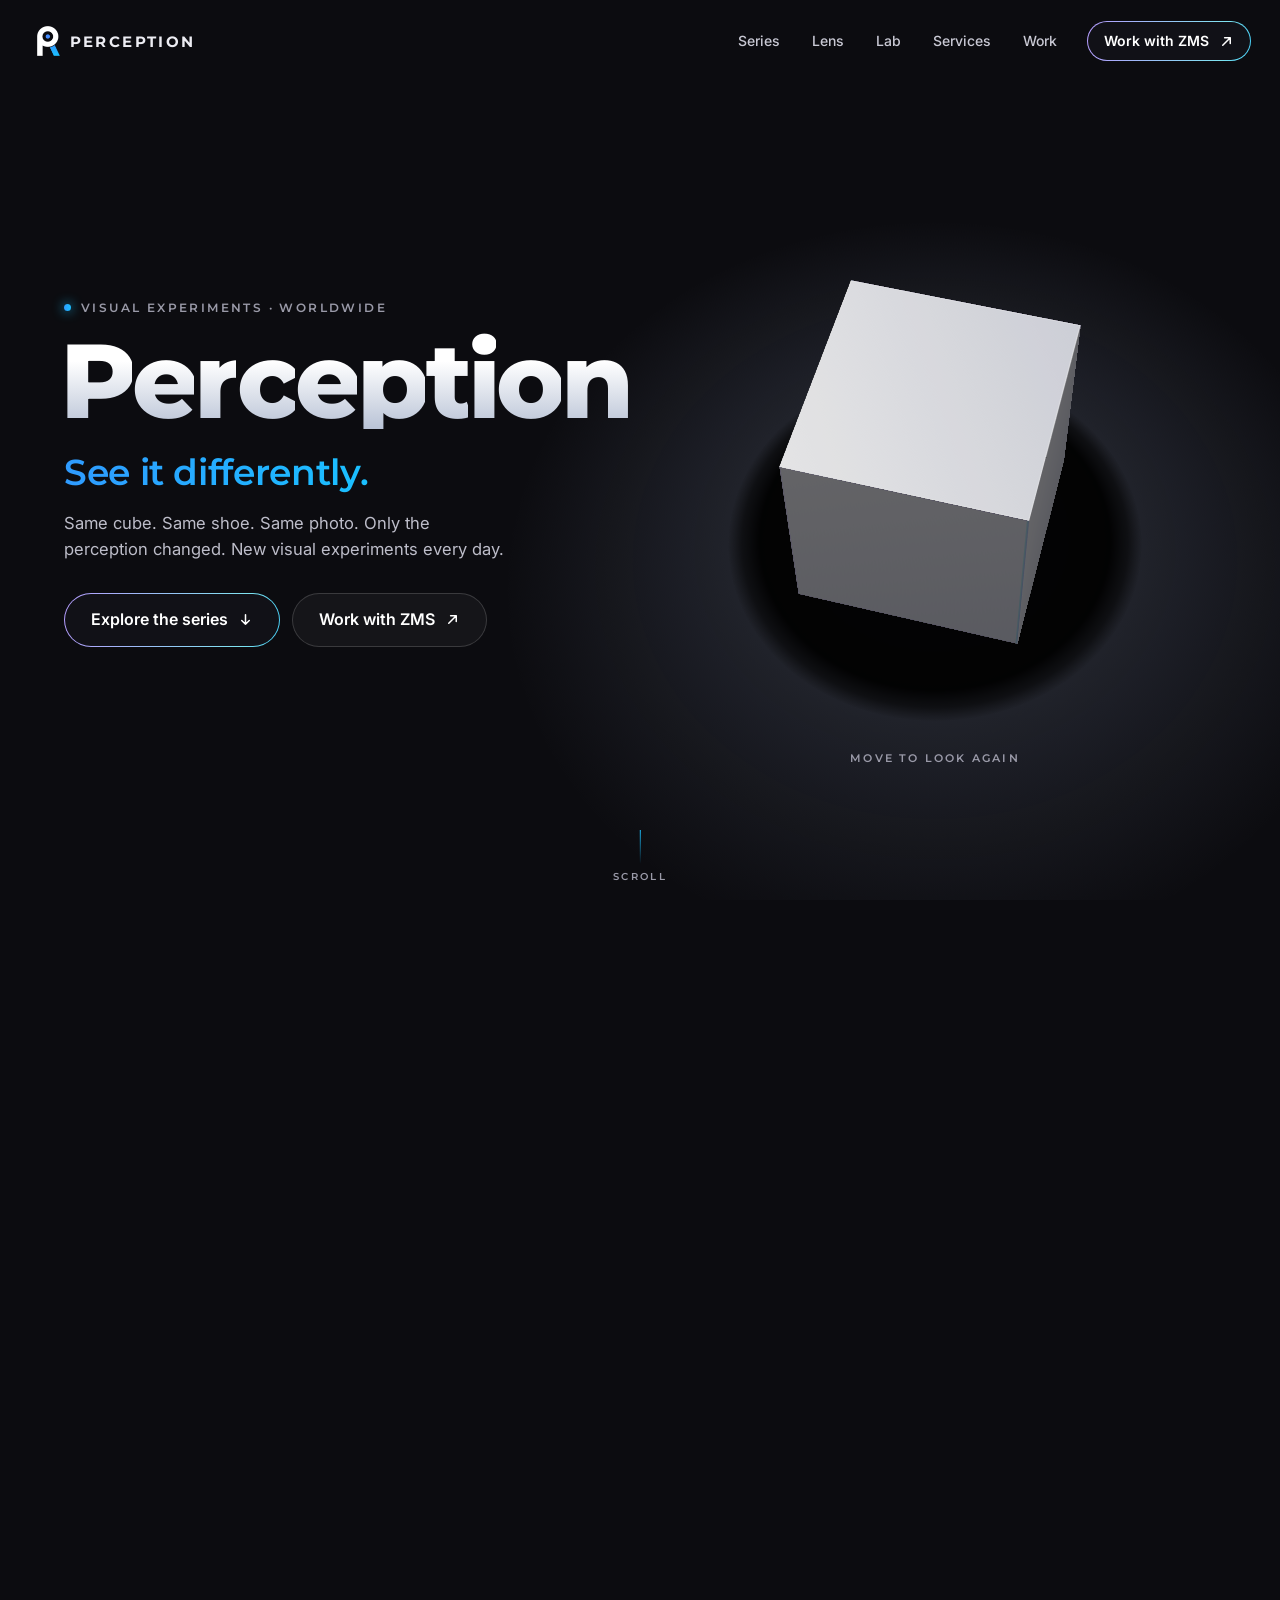
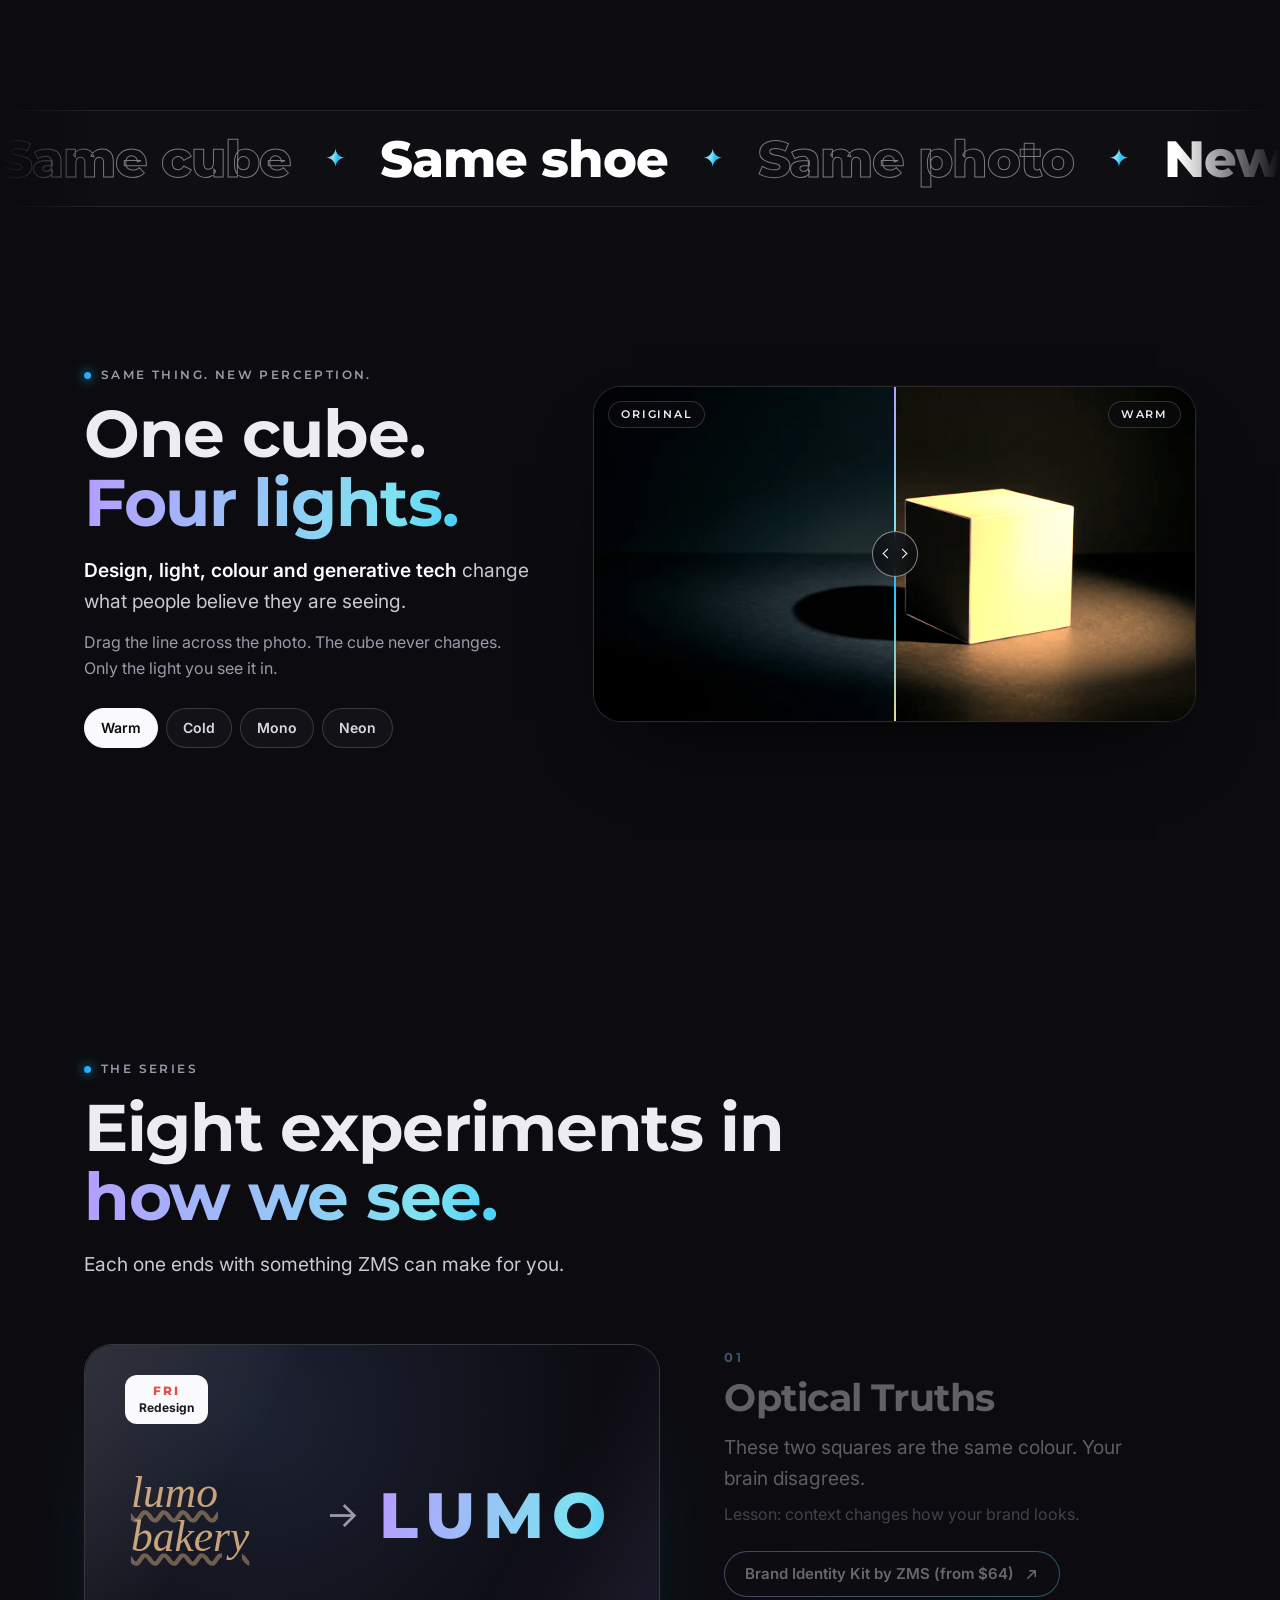
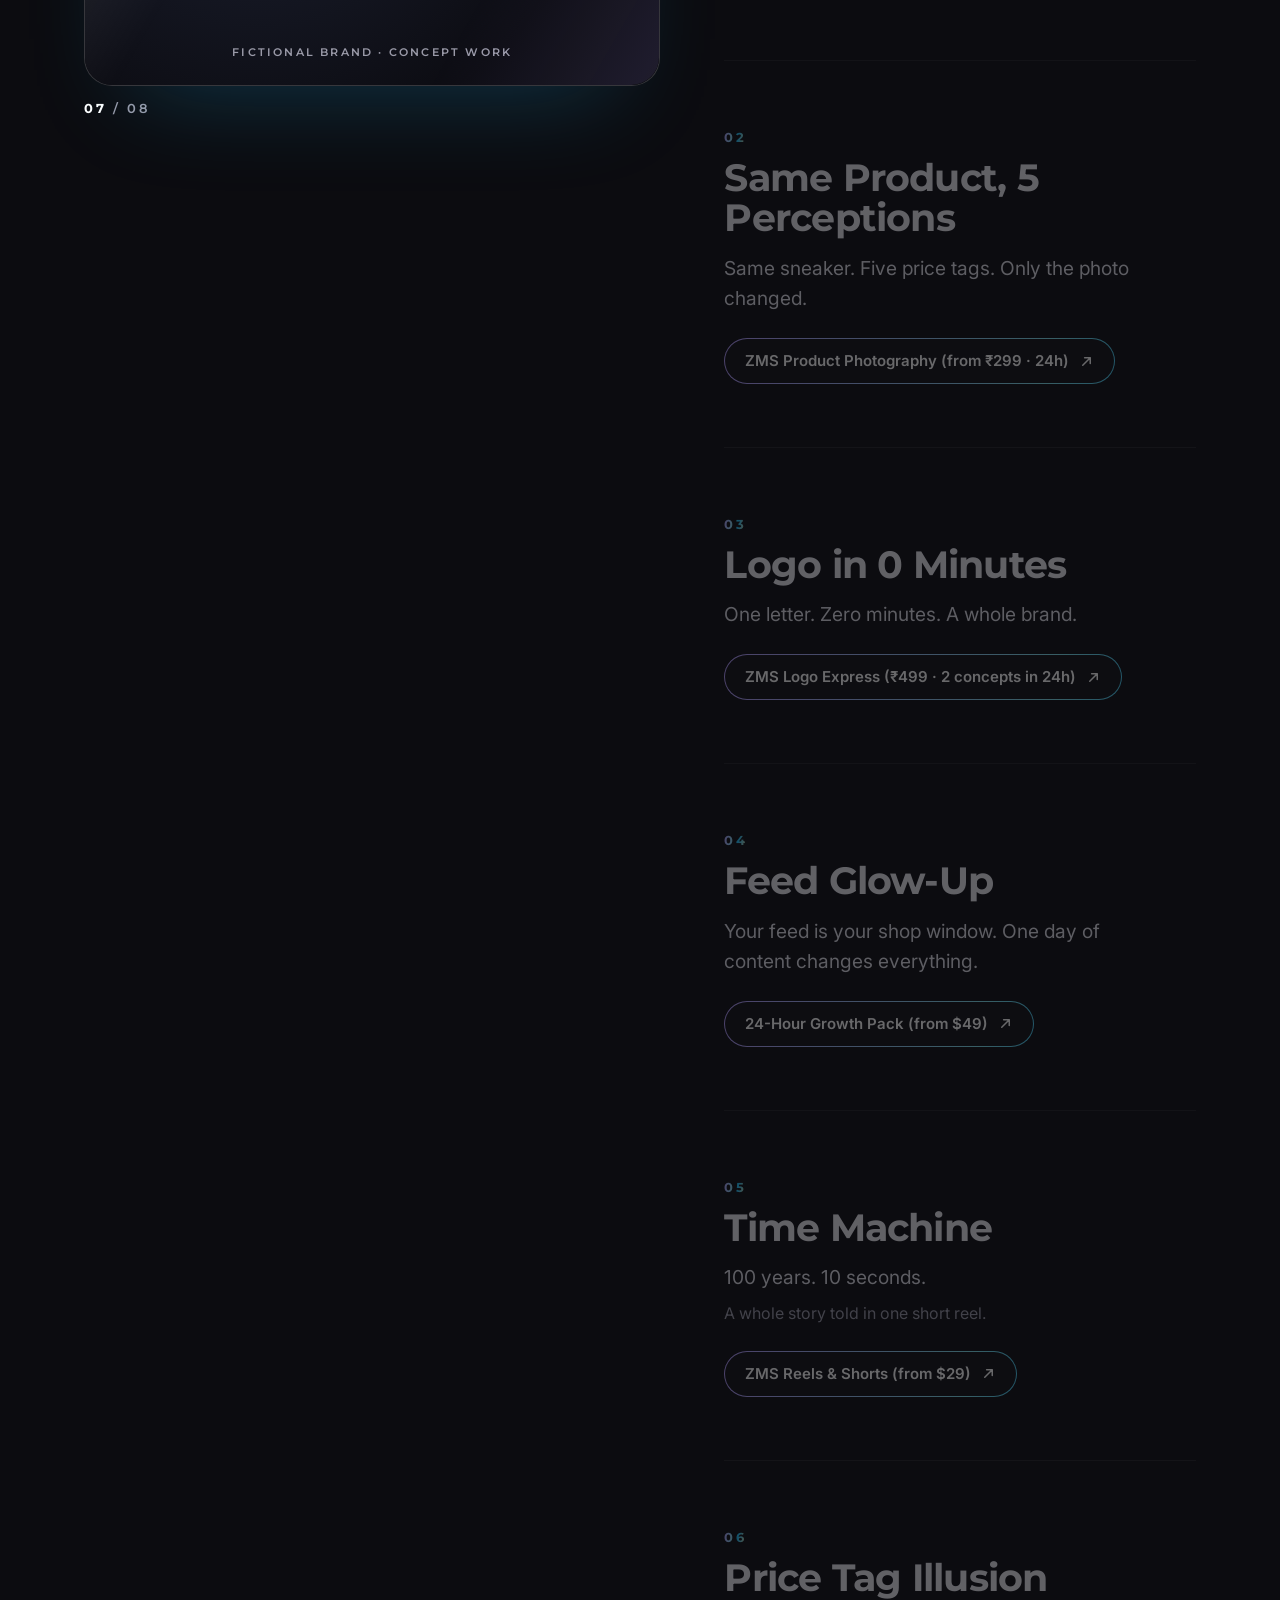
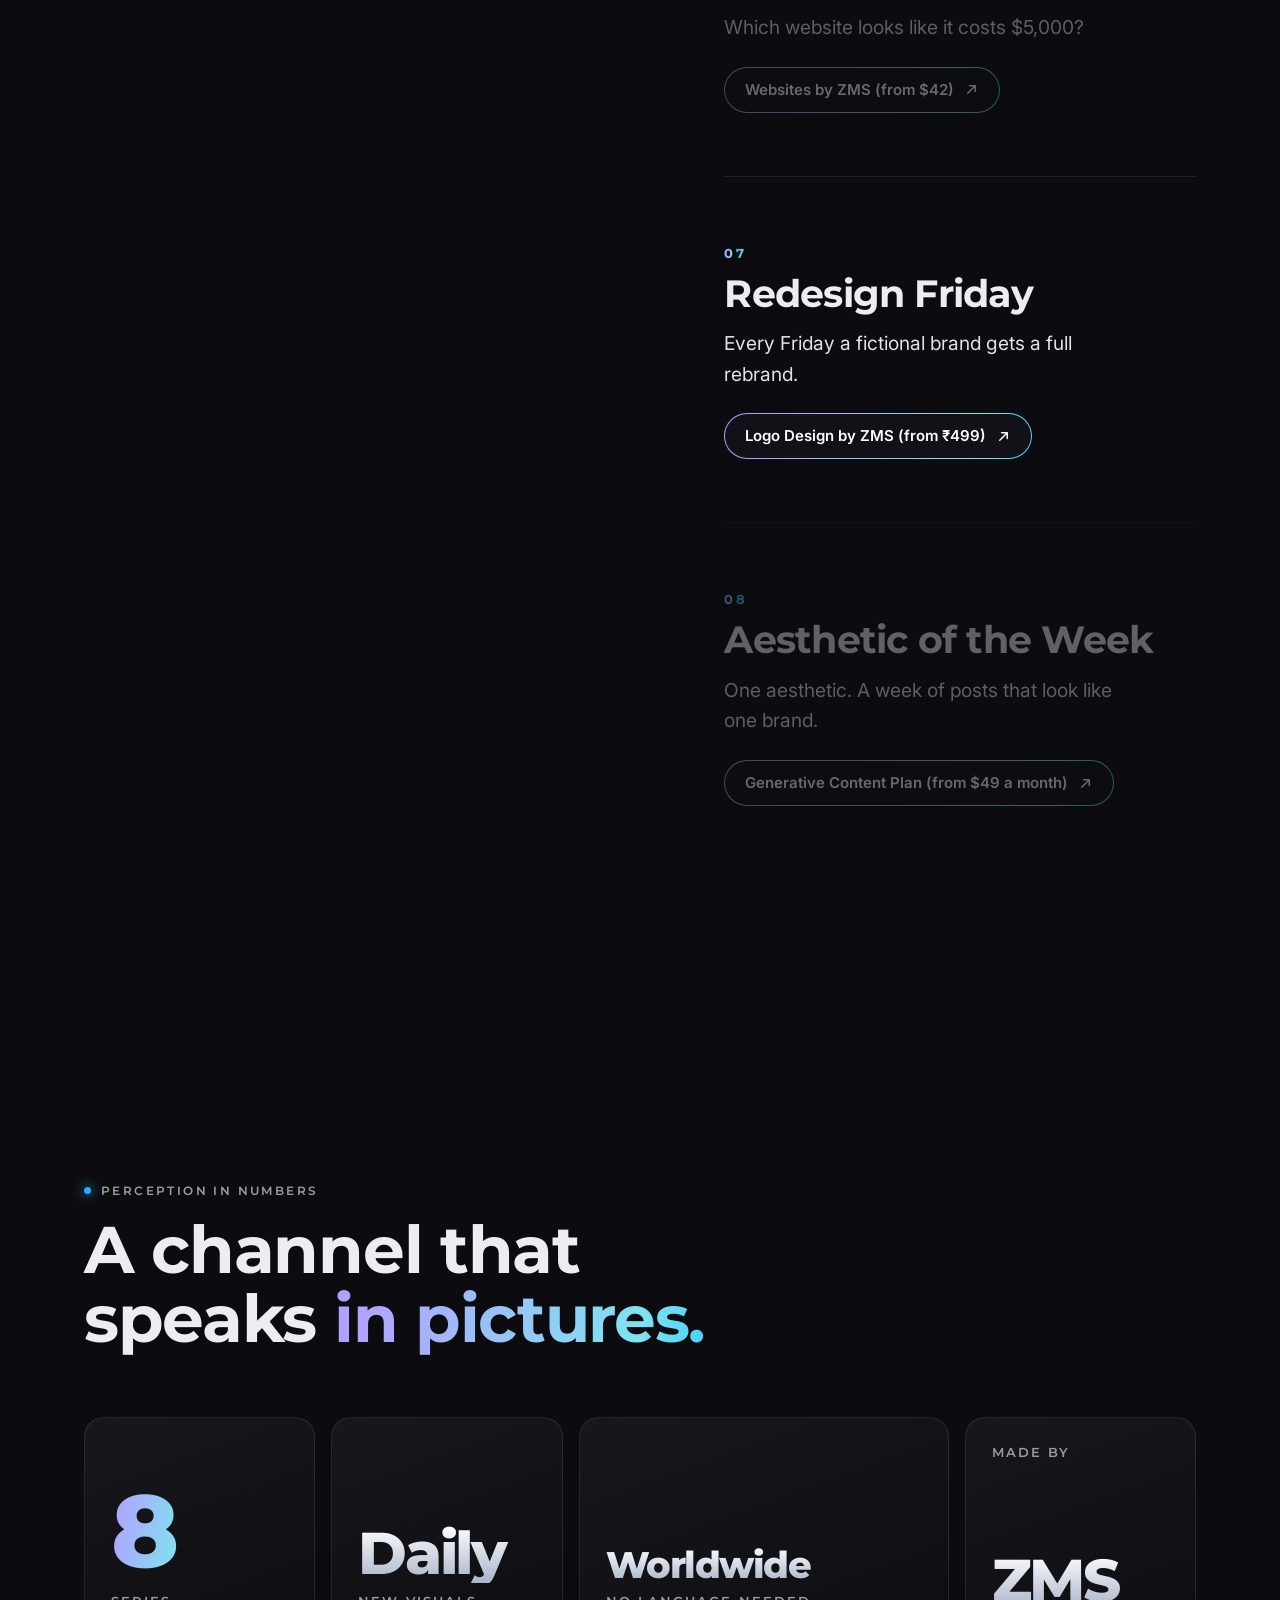
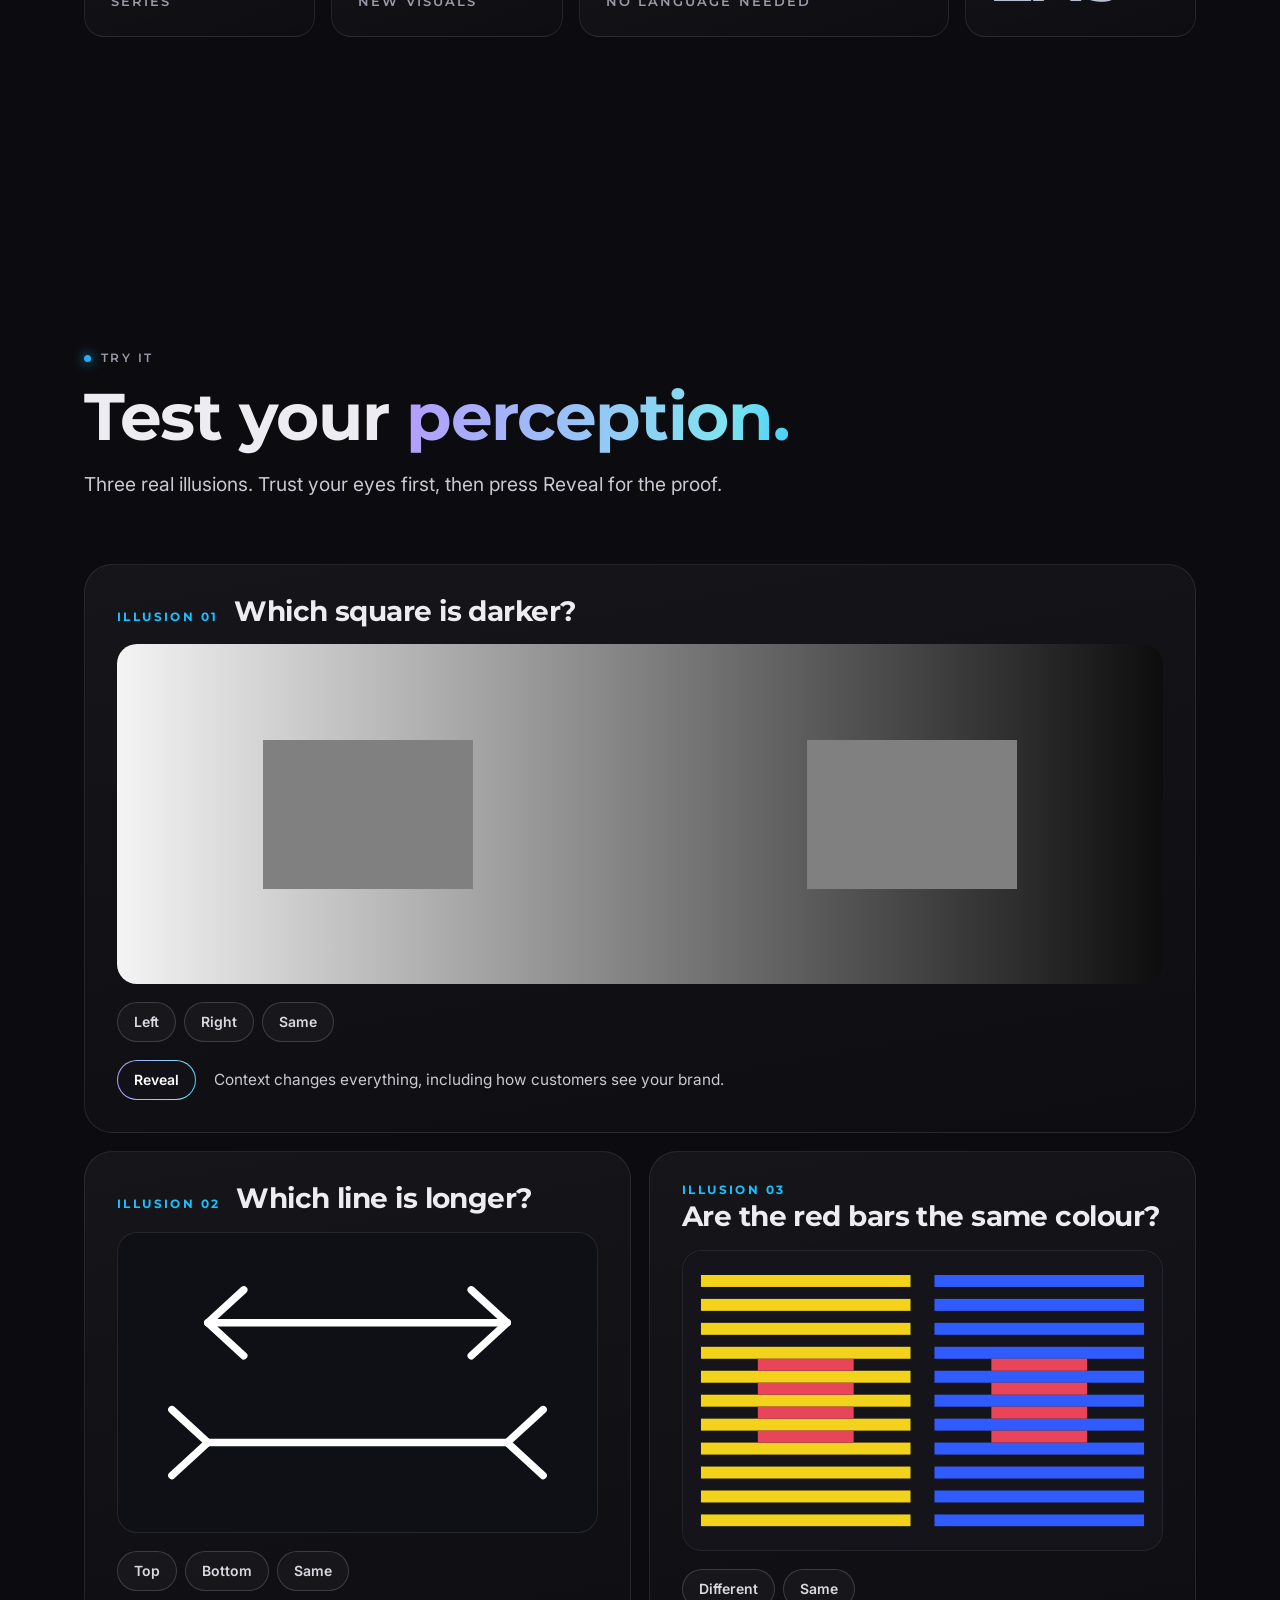
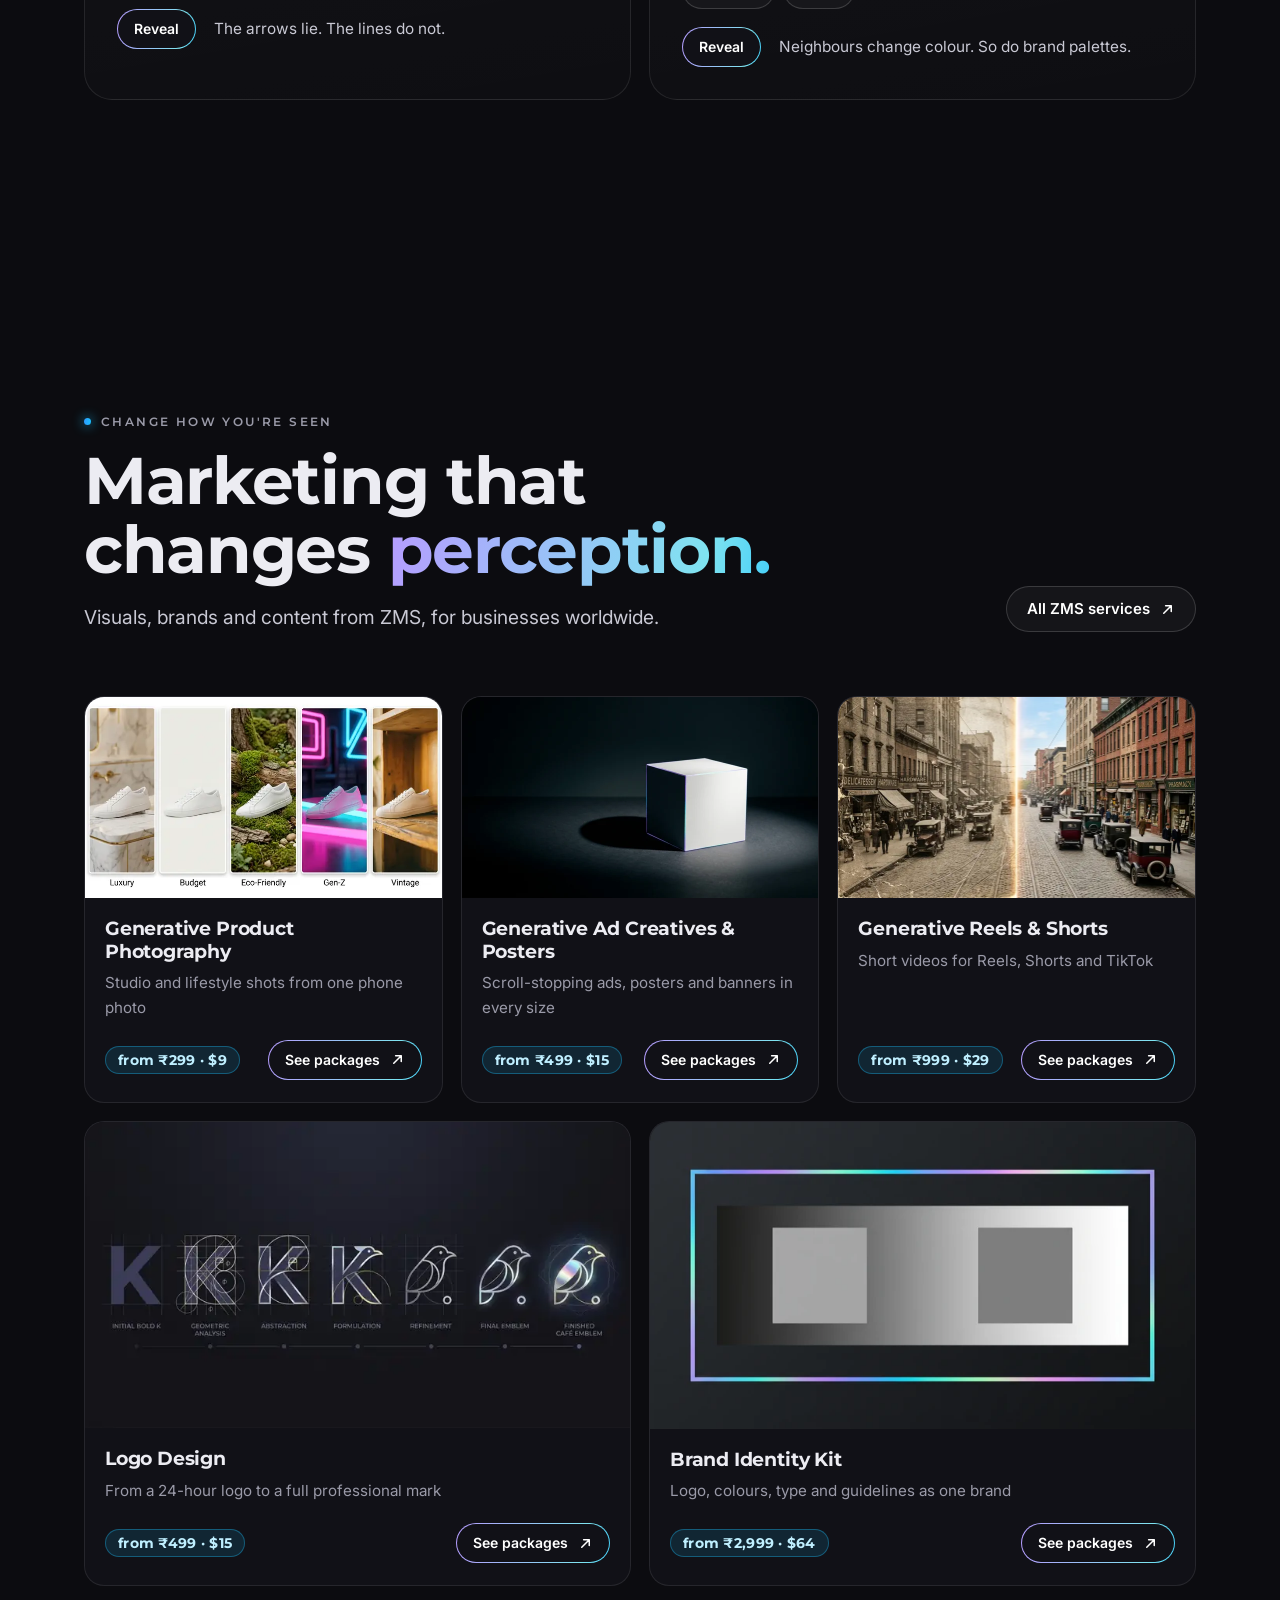
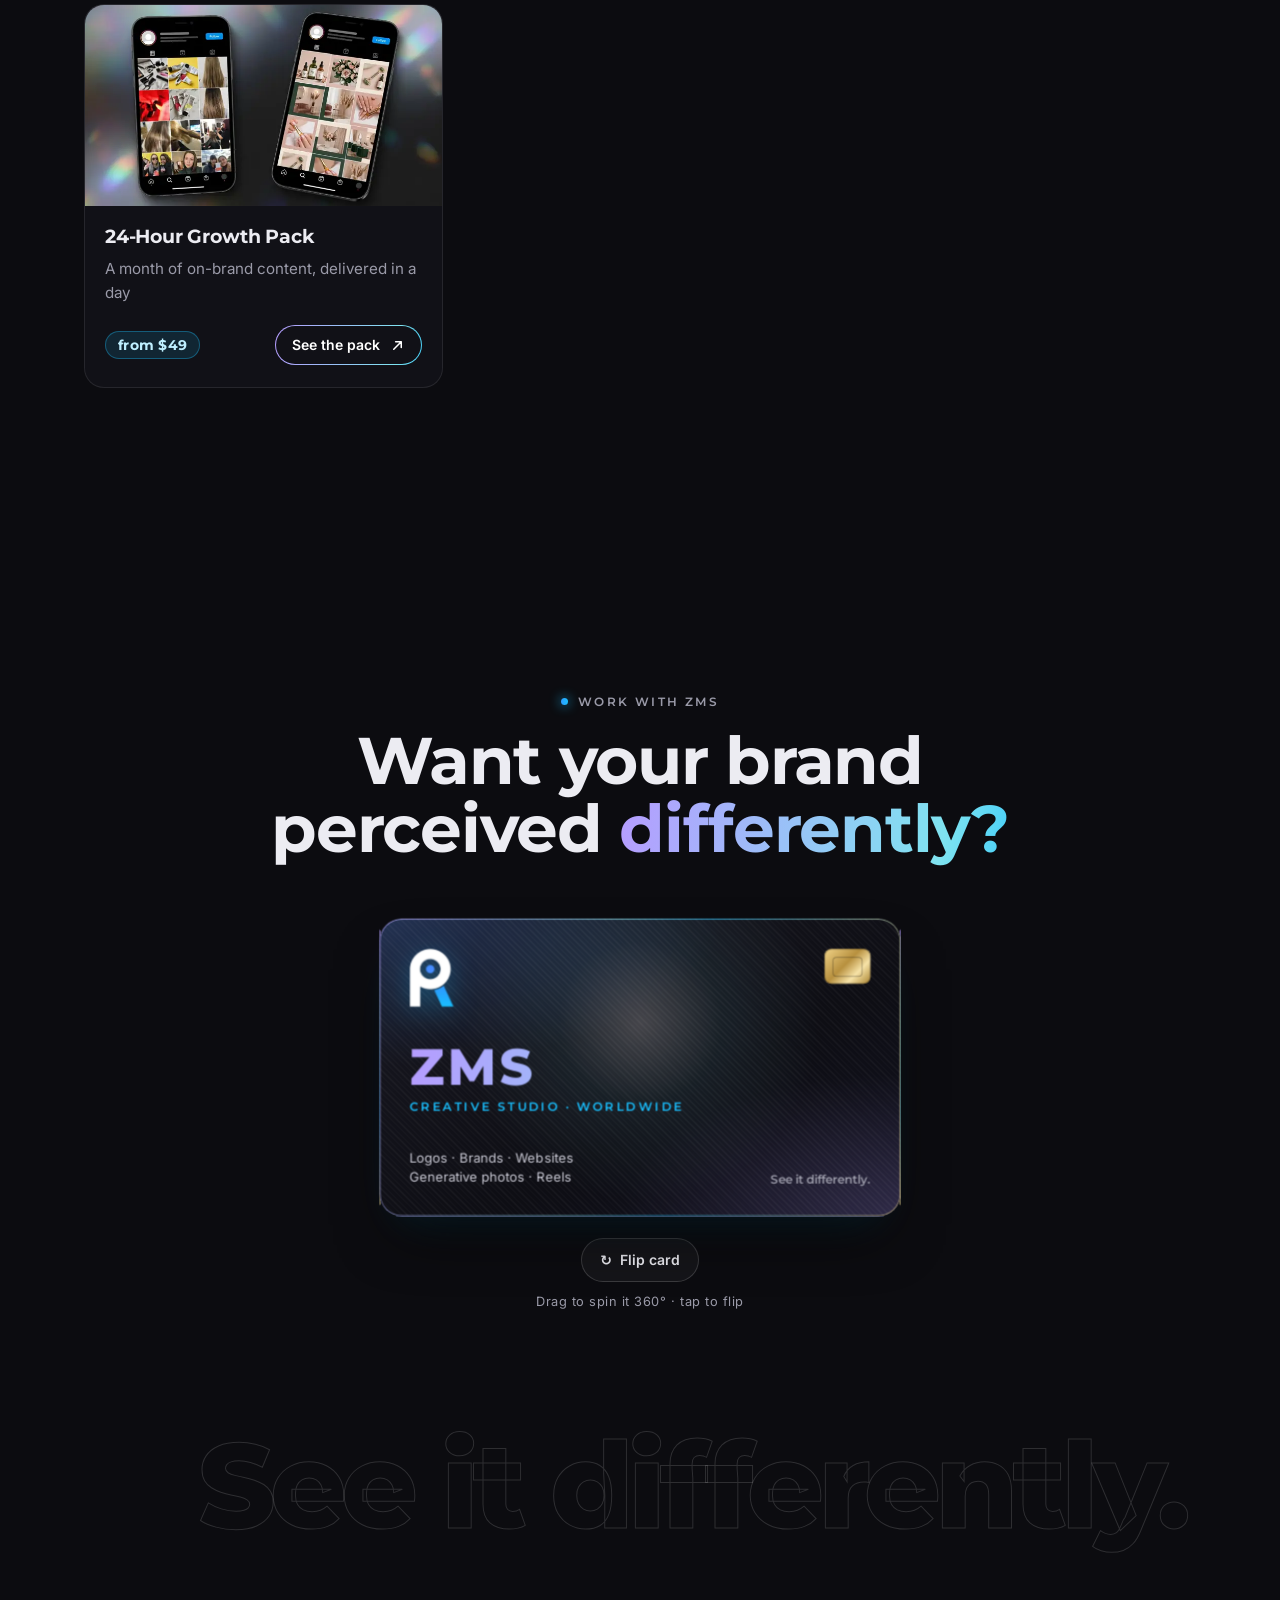
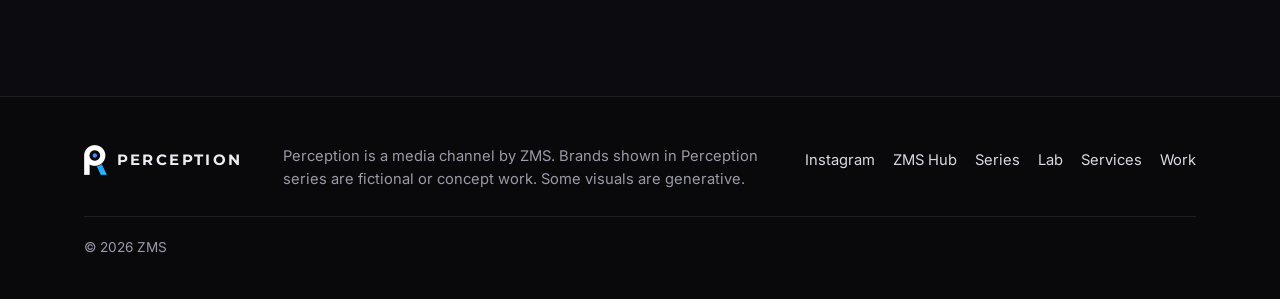
<file: perception/index.html>
<!doctype html>
<html lang="en" class="no-js">
<head>
<meta charset="utf-8">
<meta name="viewport" content="width=device-width, initial-scale=1, viewport-fit=cover">
<title>Perception — See it differently.</title>
<meta name="description" content="Perception is a worldwide visual media channel by ZMS about how design, light, colour and generative tech change what people believe they see. Same thing. New perception.">
<link rel="canonical" href="https://zmshub.github.io/perception/">
<meta name="theme-color" content="#0C0C10">
<meta name="color-scheme" content="dark">
<link rel="icon" type="image/png" sizes="32x32" href="favicon-32.png">
<link rel="apple-touch-icon" href="favicon-180.png">
<meta property="og:site_name" content="Perception">
<meta property="og:title" content="Perception — See it differently.">
<meta property="og:description" content="Design, light, colour and generative tech change how we see everything. Same thing. New perception.">
<meta property="og:type" content="website">
<meta property="og:url" content="https://zmshub.github.io/perception/">
<meta property="og:image" content="https://zmshub.github.io/perception/og-share-1200x630.png">
<meta property="og:image:width" content="1200">
<meta property="og:image:height" content="630">
<meta property="og:image:alt" content="Perception — See it differently.">
<meta name="twitter:card" content="summary_large_image">
<meta name="twitter:title" content="Perception — See it differently.">
<meta name="twitter:description" content="Design, light, colour and generative tech change how we see everything. Same thing. New perception.">
<meta name="twitter:image" content="https://zmshub.github.io/perception/og-share-1200x630.png">
<link rel="preload" href="montserrat.woff2" as="font" type="font/woff2" crossorigin>
<link rel="preload" href="inter.woff2" as="font" type="font/woff2" crossorigin>
<link rel="stylesheet" href="style.css">
<script>document.documentElement.className="js";</script>
<script type="application/ld+json">{"@context": "https://schema.org", "@graph": [{"@type": "Organization", "@id": "https://zmshub.github.io/perception/#org", "name": "Perception", "slogan": "See it differently.", "url": "https://zmshub.github.io/perception/", "logo": "https://zmshub.github.io/perception/perception-mark-white.png", "sameAs": ["https://www.instagram.com/zerominutestudios.zms/"], "parentOrganization": {"@type": "Organization", "name": "ZMS", "url": "https://zerominutestudios.ing.ng"}}, {"@type": "WebSite", "@id": "https://zmshub.github.io/perception/#site", "name": "Perception — See it differently.", "url": "https://zmshub.github.io/perception/", "description": "Perception is a worldwide visual media channel by ZMS about how design, light, colour and generative tech change what people believe they see. Same thing. New perception.", "inLanguage": "en", "publisher": {"@id": "https://zmshub.github.io/perception/#org"}}]}</script>
</head>
<body>
<a class="skip" href="#main">Skip to content</a>
<div class="aura" aria-hidden="true"><i class="b1"></i><i class="b2"></i><i class="b3"></i><i class="spot"></i></div>
<div class="grain" aria-hidden="true"></div>
<div class="cursor" aria-hidden="true"><i class="cursor__dot"></i><i class="cursor__ring"><b class="cursor__txt"></b></i></div>
<div class="progress" aria-hidden="true"><i></i></div>

<header class="nav" id="nav">
  <a class="brand" href="#top" aria-label="Perception, back to top">
    <img class="brand__mark" src="mark-white.webp" width="180" height="240" alt="">
    <span class="brand__word">PERCEPTION</span>
  </a>
  <nav class="nav__links" id="menu" aria-label="Sections">
    <a href="#series">Series</a><a href="#lens">Lens</a><a href="#lab">Lab</a><a href="#shop">Services</a><a href="#work">Work</a>
    <a class="nav__cta-m" href="https://zerominutestudios.ing.ng" target="_blank" rel="noopener">Work with ZMS</a>
  </nav>
  <a class="btn btn--sm btn--chrome nav__cta magnetic" href="https://zerominutestudios.ing.ng" target="_blank" rel="noopener"><span>Work with ZMS</span><svg class="ico" viewBox="0 0 16 16" aria-hidden="true"><path d="M4 12 12 4M6 4h6v6" fill="none" stroke="currentColor" stroke-width="1.6" stroke-linecap="round" stroke-linejoin="round"/></svg></a>
  <button class="nav__toggle" type="button" aria-expanded="false" aria-controls="menu" aria-label="Open menu"><i></i><i></i></button>
</header>

<main id="main">
<section class="hero" id="top" aria-labelledby="hero-title">
  <div class="hero__pin">
    <div class="hero__stage" id="stage" role="img" aria-label="A white cube casting a perfectly round shadow">
      <div class="beam"></div>
      <div class="scene" id="scene">
        <div class="world" id="world">
          <div class="floor"><i class="pool"></i><i class="shadow"></i></div>
          <div class="cube" id="cube"><i class="face f-front"></i><i class="face f-back"></i><i class="face f-right"></i><i class="face f-left"></i><i class="face f-top"></i><i class="face f-bottom"></i></div>
        </div>
      </div>
      <p class="hero__hint"><span class="hint--fine">Move to look again</span><span class="hint--touch">Drag the cube</span></p>
    </div>
    <div class="hero__copy">
      <p class="eyebrow"><i class="dot"></i>Visual experiments · worldwide</p>
      <h1 class="hero__title" id="hero-title" data-split>Perception</h1>
      <p class="hero__sub">See it differently.</p>
      <p class="hero__meta">Same cube. Same shoe. Same photo. Only the perception changed. New visual experiments every day.</p>
      <div class="hero__ctas">
        <a class="btn btn--chrome btn--lg magnetic" href="#series"><span>Explore the series</span><svg class="ico" viewBox="0 0 16 16" aria-hidden="true"><path d="M8 3v10M4 9l4 4 4-4" fill="none" stroke="currentColor" stroke-width="1.6" stroke-linecap="round" stroke-linejoin="round"/></svg></a>
        <a class="btn btn--ghost btn--lg magnetic" href="https://zerominutestudios.ing.ng" target="_blank" rel="noopener"><span>Work with ZMS</span><svg class="ico" viewBox="0 0 16 16" aria-hidden="true"><path d="M4 12 12 4M6 4h6v6" fill="none" stroke="currentColor" stroke-width="1.6" stroke-linecap="round" stroke-linejoin="round"/></svg></a>
      </div>
    </div>
    <p class="hero__truth" aria-hidden="true"><span>From above, the truth:</span> a square on a perfect circle. <em>Same cube. Only the perception changed.</em></p>
    <div class="hero__scroll" aria-hidden="true"><i></i>Scroll</div>
  </div>
</section>

<div class="marquee" aria-hidden="true">
  <div class="marquee__track"><span>Same cube</span><b>✦</b><span>Same shoe</span><b>✦</b><span>Same photo</span><b>✦</b><span>New perception</span><b>✦</b><span>See it differently</span><b>✦</b><span>Same cube</span><b>✦</b><span>Same shoe</span><b>✦</b><span>Same photo</span><b>✦</b><span>New perception</span><b>✦</b><span>See it differently</span><b>✦</b></div>
</div>

<section class="section lens" id="lens" aria-labelledby="lens-title">
  <div class="wrap lens__grid">
    <div class="lens__copy" data-reveal>
      <p class="eyebrow"><i class="dot"></i>Same thing. New perception.</p>
      <h2 class="h2" id="lens-title">One cube. <span class="holo">Four lights.</span></h2>
      <p class="lead"><strong>Design, light, colour and generative tech</strong> change what people believe they are seeing.</p>
      <p class="muted">Drag the line across the photo. The cube never changes. Only the light you see it in.</p>
      <div class="lens__btns" role="group" aria-label="Choose a light">
        <button type="button" class="chip on" data-lens="warm" aria-pressed="true">Warm</button>
        <button type="button" class="chip" data-lens="cold" aria-pressed="false">Cold</button>
        <button type="button" class="chip" data-lens="mono" aria-pressed="false">Mono</button>
        <button type="button" class="chip" data-lens="neon" aria-pressed="false">Neon</button>
      </div>
    </div>
    <figure class="compare" id="compare" data-lens="warm" data-cursor="Drag" data-reveal>
      <img class="compare__base" src="cube-photo-1280.webp" srcset="cube-photo-720.webp 720w, cube-photo-1280.webp 1280w" sizes="(min-width: 960px) 56vw, 92vw" width="1280" height="714" loading="lazy" decoding="async" alt="A white cube casting a perfectly round shadow">
      <div class="compare__top"><img src="cube-photo-1280.webp" srcset="cube-photo-720.webp 720w, cube-photo-1280.webp 1280w" sizes="(min-width: 960px) 56vw, 92vw" width="1280" height="714" loading="lazy" decoding="async" alt=""></div>
      <span class="compare__tag compare__tag--l">Original</span><span class="compare__tag compare__tag--r" id="lens-name">Warm</span>
      <span class="compare__handle" aria-hidden="true"><i></i></span>
      <input class="compare__range" type="range" min="0" max="100" value="50" aria-label="Move the divider between the original photo and the new light">
    </figure>
  </div>
</section>

<section class="section series" id="series" aria-labelledby="series-title">
  <div class="wrap">
    <div class="head" data-reveal>
      <p class="eyebrow"><i class="dot"></i>The series</p>
      <h2 class="h2" id="series-title">Eight experiments in <span class="holo">how we see.</span></h2>
      <p class="lead">Each one ends with something ZMS can make for you.</p>
    </div>
    <div class="series__grid">
      <div class="series__stage" aria-hidden="true">
        <div class="stage__frame"><div class="stage__item on" data-i="0"><img class="stage__img" src="s-optical-1280.webp" srcset="s-optical-720.webp 720w, s-optical-1280.webp 1280w" sizes="(min-width: 960px) 52vw, 92vw" width="1280" height="698" loading="lazy" decoding="async" alt="Optical Truths: two same-colour squares that look different"></div><div class="stage__item" data-i="1"><img class="stage__img" src="s-5perceptions-1280.webp" srcset="s-5perceptions-720.webp 720w, s-5perceptions-1280.webp 1280w" sizes="(min-width: 960px) 52vw, 92vw" width="1280" height="698" loading="lazy" decoding="async" alt="One sneaker photographed five ways"></div><div class="stage__item" data-i="2"><img class="stage__img" src="s-logo-1280.webp" srcset="s-logo-720.webp 720w, s-logo-1280.webp 1280w" sizes="(min-width: 960px) 52vw, 92vw" width="1280" height="698" loading="lazy" decoding="async" alt="A single letter turned into a brand mark"></div><div class="stage__item" data-i="3"><img class="stage__img" src="s-feed-1280.webp" srcset="s-feed-720.webp 720w, s-feed-1280.webp 1280w" sizes="(min-width: 960px) 52vw, 92vw" width="1280" height="698" loading="lazy" decoding="async" alt="A social feed before and after a glow-up"></div><div class="stage__item" data-i="4"><img class="stage__img" src="s-timemachine-1280.webp" srcset="s-timemachine-720.webp 720w, s-timemachine-1280.webp 1280w" sizes="(min-width: 960px) 52vw, 92vw" width="1280" height="698" loading="lazy" decoding="async" alt="An old street photo restored and colourised"></div><div class="stage__item" data-i="5"><div class="art art--price" role="img" aria-label="Two website mock-ups side by side: which looks like it costs $5,000?"><div class="win win--a"><i class="win__bar"></i><b>SALE!!!</b><span class="win__l"></span><span class="win__l"></span><span class="win__l s"></span><em>A</em></div><div class="win win--b"><i class="win__bar"></i><b>Studio.</b><span class="win__g"></span><span class="win__l s"></span><em>B</em></div><p class="art__q">$5,000?</p></div></div><div class="stage__item" data-i="6"><div class="art art--friday" role="img" aria-label="A fictional brand name shown before and after a rebrand"><div class="cal"><span>FRI</span><b>Redesign</b></div><div class="rb rb--before">lumo bakery</div><span class="rb__arrow">→</span><div class="rb rb--after">LUMO</div><p class="art__tag">Fictional brand · concept work</p></div></div><div class="stage__item" data-i="7"><div class="art art--print" role="img" aria-label="A week of posts in one aesthetic, with its colour palette"><div class="sheet"><p class="sheet__h">This week</p><p class="sheet__row"><i></i><span></span></p><p class="sheet__row"><i></i><span></span></p><p class="sheet__row"><i></i><span></span></p><p class="sheet__row"><i></i><span></span></p><p class="sheet__row"><i></i><span></span></p><div class="sheet__sw"><i></i><i></i><i></i><i></i></div></div></div></div></div>
        <p class="stage__count"><b id="stage-n">01</b> / 08</p>
      </div>
      <ol class="series__list"><li class="exp" data-i="0" data-reveal><div class="exp__media"><img class="exp__img" src="s-optical-1280.webp" srcset="s-optical-720.webp 720w, s-optical-1280.webp 1280w" sizes="(min-width: 960px) 52vw, 92vw" width="1280" height="698" loading="lazy" decoding="async" alt="Optical Truths: two same-colour squares that look different"></div><span class="exp__num">01</span><h3 class="exp__title">Optical Truths</h3><p class="exp__hook">These two squares are the same colour. Your brain disagrees.</p><p class="exp__sub">Lesson: context changes how your brand looks.</p><a class="btn btn--chrome magnetic" href="https://zmshub.github.io/zms/studios/#brand-kit" target="_blank" rel="noopener"><span>Brand Identity Kit by ZMS (from $64)</span><svg class="ico" viewBox="0 0 16 16" aria-hidden="true"><path d="M4 12 12 4M6 4h6v6" fill="none" stroke="currentColor" stroke-width="1.6" stroke-linecap="round" stroke-linejoin="round"/></svg></a></li><li class="exp" data-i="1" data-reveal><div class="exp__media"><img class="exp__img" src="s-5perceptions-1280.webp" srcset="s-5perceptions-720.webp 720w, s-5perceptions-1280.webp 1280w" sizes="(min-width: 960px) 52vw, 92vw" width="1280" height="698" loading="lazy" decoding="async" alt="One sneaker photographed five ways"></div><span class="exp__num">02</span><h3 class="exp__title">Same Product, 5 Perceptions</h3><p class="exp__hook">Same sneaker. Five price tags. Only the photo changed.</p><a class="btn btn--chrome magnetic" href="https://zmshub.github.io/zms/studios/#ai-product-shots" target="_blank" rel="noopener"><span>ZMS Product Photography (from ₹299 · 24h)</span><svg class="ico" viewBox="0 0 16 16" aria-hidden="true"><path d="M4 12 12 4M6 4h6v6" fill="none" stroke="currentColor" stroke-width="1.6" stroke-linecap="round" stroke-linejoin="round"/></svg></a></li><li class="exp" data-i="2" data-reveal><div class="exp__media"><img class="exp__img" src="s-logo-1280.webp" srcset="s-logo-720.webp 720w, s-logo-1280.webp 1280w" sizes="(min-width: 960px) 52vw, 92vw" width="1280" height="698" loading="lazy" decoding="async" alt="A single letter turned into a brand mark"></div><span class="exp__num">03</span><h3 class="exp__title">Logo in 0 Minutes</h3><p class="exp__hook">One letter. Zero minutes. A whole brand.</p><a class="btn btn--chrome magnetic" href="https://zmshub.github.io/zms/logo/" target="_blank" rel="noopener"><span>ZMS Logo Express (₹499 · 2 concepts in 24h)</span><svg class="ico" viewBox="0 0 16 16" aria-hidden="true"><path d="M4 12 12 4M6 4h6v6" fill="none" stroke="currentColor" stroke-width="1.6" stroke-linecap="round" stroke-linejoin="round"/></svg></a></li><li class="exp" data-i="3" data-reveal><div class="exp__media"><img class="exp__img" src="s-feed-1280.webp" srcset="s-feed-720.webp 720w, s-feed-1280.webp 1280w" sizes="(min-width: 960px) 52vw, 92vw" width="1280" height="698" loading="lazy" decoding="async" alt="A social feed before and after a glow-up"></div><span class="exp__num">04</span><h3 class="exp__title">Feed Glow-Up</h3><p class="exp__hook">Your feed is your shop window. One day of content changes everything.</p><a class="btn btn--chrome magnetic" href="https://zmshub.github.io/zms/growth-pack/" target="_blank" rel="noopener"><span>24-Hour Growth Pack (from $49)</span><svg class="ico" viewBox="0 0 16 16" aria-hidden="true"><path d="M4 12 12 4M6 4h6v6" fill="none" stroke="currentColor" stroke-width="1.6" stroke-linecap="round" stroke-linejoin="round"/></svg></a></li><li class="exp" data-i="4" data-reveal><div class="exp__media"><img class="exp__img" src="s-timemachine-1280.webp" srcset="s-timemachine-720.webp 720w, s-timemachine-1280.webp 1280w" sizes="(min-width: 960px) 52vw, 92vw" width="1280" height="698" loading="lazy" decoding="async" alt="An old street photo restored and colourised"></div><span class="exp__num">05</span><h3 class="exp__title">Time Machine</h3><p class="exp__hook">100 years. 10 seconds.</p><p class="exp__sub">A whole story told in one short reel.</p><a class="btn btn--chrome magnetic" href="https://zmshub.github.io/zms/studios/#ai-video" target="_blank" rel="noopener"><span>ZMS Reels &amp; Shorts (from $29)</span><svg class="ico" viewBox="0 0 16 16" aria-hidden="true"><path d="M4 12 12 4M6 4h6v6" fill="none" stroke="currentColor" stroke-width="1.6" stroke-linecap="round" stroke-linejoin="round"/></svg></a></li><li class="exp" data-i="5" data-reveal><div class="exp__media"><div class="art art--price" role="img" aria-label="Two website mock-ups side by side: which looks like it costs $5,000?"><div class="win win--a"><i class="win__bar"></i><b>SALE!!!</b><span class="win__l"></span><span class="win__l"></span><span class="win__l s"></span><em>A</em></div><div class="win win--b"><i class="win__bar"></i><b>Studio.</b><span class="win__g"></span><span class="win__l s"></span><em>B</em></div><p class="art__q">$5,000?</p></div></div><span class="exp__num">06</span><h3 class="exp__title">Price Tag Illusion</h3><p class="exp__hook">Which website looks like it costs $5,000?</p><a class="btn btn--chrome magnetic" href="https://zmshub.github.io/zms/studios/#website" target="_blank" rel="noopener"><span>Websites by ZMS (from $42)</span><svg class="ico" viewBox="0 0 16 16" aria-hidden="true"><path d="M4 12 12 4M6 4h6v6" fill="none" stroke="currentColor" stroke-width="1.6" stroke-linecap="round" stroke-linejoin="round"/></svg></a></li><li class="exp" data-i="6" data-reveal><div class="exp__media"><div class="art art--friday" role="img" aria-label="A fictional brand name shown before and after a rebrand"><div class="cal"><span>FRI</span><b>Redesign</b></div><div class="rb rb--before">lumo bakery</div><span class="rb__arrow">→</span><div class="rb rb--after">LUMO</div><p class="art__tag">Fictional brand · concept work</p></div></div><span class="exp__num">07</span><h3 class="exp__title">Redesign Friday</h3><p class="exp__hook">Every Friday a fictional brand gets a full rebrand.</p><a class="btn btn--chrome magnetic" href="https://zmshub.github.io/zms/studios/#logo" target="_blank" rel="noopener"><span>Logo Design by ZMS (from ₹499)</span><svg class="ico" viewBox="0 0 16 16" aria-hidden="true"><path d="M4 12 12 4M6 4h6v6" fill="none" stroke="currentColor" stroke-width="1.6" stroke-linecap="round" stroke-linejoin="round"/></svg></a></li><li class="exp" data-i="7" data-reveal><div class="exp__media"><div class="art art--print" role="img" aria-label="A week of posts in one aesthetic, with its colour palette"><div class="sheet"><p class="sheet__h">This week</p><p class="sheet__row"><i></i><span></span></p><p class="sheet__row"><i></i><span></span></p><p class="sheet__row"><i></i><span></span></p><p class="sheet__row"><i></i><span></span></p><p class="sheet__row"><i></i><span></span></p><div class="sheet__sw"><i></i><i></i><i></i><i></i></div></div></div></div><span class="exp__num">08</span><h3 class="exp__title">Aesthetic of the Week</h3><p class="exp__hook">One aesthetic. A week of posts that look like one brand.</p><a class="btn btn--chrome magnetic" href="https://zmshub.github.io/zms/studios/#plan-ai-content" target="_blank" rel="noopener"><span>Generative Content Plan (from $49 a month)</span><svg class="ico" viewBox="0 0 16 16" aria-hidden="true"><path d="M4 12 12 4M6 4h6v6" fill="none" stroke="currentColor" stroke-width="1.6" stroke-linecap="round" stroke-linejoin="round"/></svg></a></li></ol>
    </div>
  </div>
</section>

<section class="section numbers" id="numbers" aria-labelledby="numbers-title">
  <div class="wrap">
    <div class="head" data-reveal>
      <p class="eyebrow"><i class="dot"></i>Perception in numbers</p>
      <h2 class="h2" id="numbers-title">A channel that speaks <span class="holo">in pictures.</span></h2>
    </div>
    <div class="stats">
      <div class="stat tilt" data-reveal><span class="stat__fig" data-count="8">8</span><span class="stat__label">series</span><i class="shine" aria-hidden="true"></i></div>
      <div class="stat tilt" data-reveal><span class="stat__fig" data-scramble>Daily</span><span class="stat__label">new visuals</span><i class="shine" aria-hidden="true"></i></div>
      <div class="stat tilt" data-reveal><span class="stat__fig stat__fig--s" data-scramble>Worldwide</span><span class="stat__label">no language needed</span><i class="shine" aria-hidden="true"></i></div>
      <div class="stat tilt" data-reveal><span class="stat__label stat__label--top">made by</span><span class="stat__fig" data-scramble>ZMS</span><i class="shine" aria-hidden="true"></i></div>
    </div>
  </div>
</section>

<section class="section lab" id="lab" aria-labelledby="lab-title">
  <div class="wrap">
    <div class="head" data-reveal>
      <p class="eyebrow"><i class="dot"></i>Try it</p>
      <h2 class="h2" id="lab-title">Test your <span class="holo">perception.</span></h2>
      <p class="lead">Three real illusions. Trust your eyes first, then press Reveal for the proof.</p>
    </div>
    <div class="lab__grid">
      <article class="exp-card exp-card--wide" id="lab-grey" data-reveal>
        <header><span class="exp-card__n">Illusion 01</span><h3>Which square is darker?</h3></header>
        <div class="grey" role="img" aria-label="Two grey squares on a light-to-dark gradient. They are the same grey, #808080.">
          <div class="grey__grad"></div>
          <div class="grey__sq grey__sq--a"></div><div class="grey__bar"></div><div class="grey__sq grey__sq--b"></div>
          <span class="probe probe--a">#808080</span><span class="probe probe--b">#808080</span>
        </div>
        <div class="guess" role="group" aria-label="Your answer">
          <button type="button" class="chip" data-guess="left">Left</button>
          <button type="button" class="chip" data-guess="right">Right</button>
          <button type="button" class="chip" data-guess="same">Same</button>
        </div>
        <div class="exp-card__row">
          <button type="button" class="btn btn--chrome btn--sm" data-reveal-btn aria-pressed="false"><span>Reveal</span></button>
          <p class="exp-card__msg" aria-live="polite">Context changes everything, including how customers see your brand.</p>
        </div>
      </article>
      <article class="exp-card" id="lab-lines" data-reveal>
        <header><span class="exp-card__n">Illusion 02</span><h3>Which line is longer?</h3></header>
        <svg class="ml" viewBox="0 0 320 200" role="img" aria-label="Two horizontal lines with arrow fins. They are exactly the same length.">
          <g class="ml__guides"><line x1="60" y1="20" x2="60" y2="180"/><line x1="260" y1="20" x2="260" y2="180"/></g>
          <g class="ml__line"><line x1="60" y1="60" x2="260" y2="60"/></g>
          <g class="ml__fins ml__fins--in"><polyline points="84,38 60,60 84,82"/><polyline points="236,38 260,60 236,82"/></g>
          <g class="ml__line"><line x1="60" y1="140" x2="260" y2="140"/></g>
          <g class="ml__fins ml__fins--out"><polyline points="36,118 60,140 36,162"/><polyline points="284,118 260,140 284,162"/></g>
          <text class="ml__len" x="160" y="104" text-anchor="middle">200 = 200</text>
        </svg>
        <div class="guess" role="group" aria-label="Your answer">
          <button type="button" class="chip" data-guess="top">Top</button>
          <button type="button" class="chip" data-guess="bottom">Bottom</button>
          <button type="button" class="chip" data-guess="same">Same</button>
        </div>
        <div class="exp-card__row">
          <button type="button" class="btn btn--chrome btn--sm" data-reveal-btn aria-pressed="false"><span>Reveal</span></button>
          <p class="exp-card__msg" aria-live="polite">The arrows lie. The lines do not.</p>
        </div>
      </article>
      <article class="exp-card" id="lab-colour" data-reveal>
        <header><span class="exp-card__n">Illusion 03</span><h3>Are the red bars the same colour?</h3></header>
        <svg class="mw" viewBox="0 0 320 200" role="img" aria-label="Red bars woven with yellow stripes on the left and blue stripes on the right. Every red bar is the same colour, #E8455A.">
          <defs>
            <pattern id="stY" width="320" height="16" patternUnits="userSpaceOnUse"><rect width="320" height="8" fill="#F2D21B"/></pattern>
            <pattern id="stB" width="320" height="16" patternUnits="userSpaceOnUse"><rect width="320" height="8" fill="#2F5BFF"/></pattern>
          </defs>
          <rect class="mw__bg" x="0" y="0" width="320" height="200" rx="14"/>
          <g class="mw__stripes"><rect x="12" y="16" width="140" height="168" fill="url(#stY)"/><rect x="168" y="16" width="140" height="168" fill="url(#stB)"/></g>
          <g class="mw__bars" fill="#E8455A"><rect x="50" y="72" width="64" height="8"/><rect x="50" y="88" width="64" height="8"/><rect x="50" y="104" width="64" height="8"/><rect x="50" y="120" width="64" height="8"/><rect x="206" y="72" width="64" height="8"/><rect x="206" y="88" width="64" height="8"/><rect x="206" y="104" width="64" height="8"/><rect x="206" y="120" width="64" height="8"/></g>
        </svg>
        <div class="guess" role="group" aria-label="Your answer">
          <button type="button" class="chip" data-guess="no">Different</button>
          <button type="button" class="chip" data-guess="same">Same</button>
        </div>
        <div class="exp-card__row">
          <button type="button" class="btn btn--chrome btn--sm" data-reveal-btn aria-pressed="false"><span>Reveal</span></button>
          <p class="exp-card__msg" aria-live="polite">Neighbours change colour. So do brand palettes.</p>
        </div>
      </article>
    </div>
  </div>
</section>

<section class="section shop" id="shop" aria-labelledby="shop-title">
  <div class="wrap">
    <div class="head head--row" data-reveal>
      <div>
        <p class="eyebrow"><i class="dot"></i>Change how you're seen</p>
        <h2 class="h2" id="shop-title">Marketing that changes <span class="holo">perception.</span></h2>
        <p class="lead">Visuals, brands and content from ZMS, for businesses worldwide.</p>
      </div>
      <a class="btn btn--ghost magnetic" href="https://zmshub.github.io/zms/studios/#services" target="_blank" rel="noopener"><span>All ZMS services</span><svg class="ico" viewBox="0 0 16 16" aria-hidden="true"><path d="M4 12 12 4M6 4h6v6" fill="none" stroke="currentColor" stroke-width="1.6" stroke-linecap="round" stroke-linejoin="round"/></svg></a>
    </div>
    <div class="shop__grid"><article class="prod tilt" data-reveal><div class="prod__media"><img src="s-5perceptions-720.webp" width="720" height="400" loading="lazy" decoding="async" alt="Generative Product Photography"></div><div class="prod__body"><h3>Generative Product Photography</h3><p>Studio and lifestyle shots from one phone photo</p><div class="prod__row"><span class="pill">from ₹299 · $9</span><a class="btn btn--sm btn--chrome" href="https://zmshub.github.io/zms/studios/#ai-product-shots" target="_blank" rel="noopener"><span>See packages</span><svg class="ico" viewBox="0 0 16 16" aria-hidden="true"><path d="M4 12 12 4M6 4h6v6" fill="none" stroke="currentColor" stroke-width="1.6" stroke-linecap="round" stroke-linejoin="round"/></svg></a></div></div><i class="shine" aria-hidden="true"></i></article><article class="prod tilt" data-reveal><div class="prod__media"><img src="cube-photo-720.webp" width="720" height="400" loading="lazy" decoding="async" alt="Generative Ad Creatives &amp; Posters"></div><div class="prod__body"><h3>Generative Ad Creatives &amp; Posters</h3><p>Scroll-stopping ads, posters and banners in every size</p><div class="prod__row"><span class="pill">from ₹499 · $15</span><a class="btn btn--sm btn--chrome" href="https://zmshub.github.io/zms/studios/#ai-ad-creatives" target="_blank" rel="noopener"><span>See packages</span><svg class="ico" viewBox="0 0 16 16" aria-hidden="true"><path d="M4 12 12 4M6 4h6v6" fill="none" stroke="currentColor" stroke-width="1.6" stroke-linecap="round" stroke-linejoin="round"/></svg></a></div></div><i class="shine" aria-hidden="true"></i></article><article class="prod tilt" data-reveal><div class="prod__media"><img src="s-timemachine-720.webp" width="720" height="400" loading="lazy" decoding="async" alt="Generative Reels &amp; Shorts"></div><div class="prod__body"><h3>Generative Reels &amp; Shorts</h3><p>Short videos for Reels, Shorts and TikTok</p><div class="prod__row"><span class="pill">from ₹999 · $29</span><a class="btn btn--sm btn--chrome" href="https://zmshub.github.io/zms/studios/#ai-video" target="_blank" rel="noopener"><span>See packages</span><svg class="ico" viewBox="0 0 16 16" aria-hidden="true"><path d="M4 12 12 4M6 4h6v6" fill="none" stroke="currentColor" stroke-width="1.6" stroke-linecap="round" stroke-linejoin="round"/></svg></a></div></div><i class="shine" aria-hidden="true"></i></article><article class="prod tilt" data-reveal><div class="prod__media"><img src="s-logo-720.webp" width="720" height="400" loading="lazy" decoding="async" alt="Logo Design"></div><div class="prod__body"><h3>Logo Design</h3><p>From a 24-hour logo to a full professional mark</p><div class="prod__row"><span class="pill">from ₹499 · $15</span><a class="btn btn--sm btn--chrome" href="https://zmshub.github.io/zms/studios/#logo" target="_blank" rel="noopener"><span>See packages</span><svg class="ico" viewBox="0 0 16 16" aria-hidden="true"><path d="M4 12 12 4M6 4h6v6" fill="none" stroke="currentColor" stroke-width="1.6" stroke-linecap="round" stroke-linejoin="round"/></svg></a></div></div><i class="shine" aria-hidden="true"></i></article><article class="prod tilt" data-reveal><div class="prod__media"><img src="s-optical-720.webp" width="720" height="400" loading="lazy" decoding="async" alt="Brand Identity Kit"></div><div class="prod__body"><h3>Brand Identity Kit</h3><p>Logo, colours, type and guidelines as one brand</p><div class="prod__row"><span class="pill">from ₹2,999 · $64</span><a class="btn btn--sm btn--chrome" href="https://zmshub.github.io/zms/studios/#brand-kit" target="_blank" rel="noopener"><span>See packages</span><svg class="ico" viewBox="0 0 16 16" aria-hidden="true"><path d="M4 12 12 4M6 4h6v6" fill="none" stroke="currentColor" stroke-width="1.6" stroke-linecap="round" stroke-linejoin="round"/></svg></a></div></div><i class="shine" aria-hidden="true"></i></article><article class="prod tilt" data-reveal><div class="prod__media"><img src="s-feed-720.webp" width="720" height="400" loading="lazy" decoding="async" alt="24-Hour Growth Pack"></div><div class="prod__body"><h3>24-Hour Growth Pack</h3><p>A month of on-brand content, delivered in a day</p><div class="prod__row"><span class="pill">from $49</span><a class="btn btn--sm btn--chrome" href="https://zmshub.github.io/zms/growth-pack/" target="_blank" rel="noopener"><span>See the pack</span><svg class="ico" viewBox="0 0 16 16" aria-hidden="true"><path d="M4 12 12 4M6 4h6v6" fill="none" stroke="currentColor" stroke-width="1.6" stroke-linecap="round" stroke-linejoin="round"/></svg></a></div></div><i class="shine" aria-hidden="true"></i></article></div>
  </div>
</section>

<section class="section work" id="work" aria-labelledby="work-title">
  <div class="wrap work__head" data-reveal>
    <p class="eyebrow"><i class="dot"></i>Work with ZMS</p>
    <h2 class="h2 work__title" id="work-title">Want your brand perceived <span class="holo">differently?</span></h2>
  </div>
  <div class="bc" data-reveal>
    <div class="bc__tilt" id="bcTilt">
      <div class="bc__card" id="bcCard">
        <i class="bc__edge bc__edge--r" aria-hidden="true"></i><i class="bc__edge bc__edge--l" aria-hidden="true"></i><i class="bc__edge bc__edge--t" aria-hidden="true"></i><i class="bc__edge bc__edge--b" aria-hidden="true"></i>
        <div class="bc__face bc__front" id="bcFront">
          <span class="bc__glare" aria-hidden="true"></span>
          <div class="bc__top">
            <img class="bc__mark" src="mark-white.webp" width="180" height="240" alt="Perception mark" loading="lazy">
            <span class="bc__chip" aria-hidden="true"></span>
          </div>
          <div class="bc__mid">
            <p class="bc__name">ZMS</p>
            <p class="bc__role">Creative studio · worldwide</p>
          </div>
          <div class="bc__bot">
            <p class="bc__line">Logos · Brands · Websites<br>Generative photos · Reels</p>
            <p class="bc__tag">See it differently.</p>
          </div>
        </div>
        <div class="bc__face bc__back" id="bcBack" inert>
          <span class="bc__glare" aria-hidden="true"></span>
          <p class="bc__kick">ZMS · creative studio</p>
          <p class="bc__pitch">Logos, brands, websites, generative product photos, reels and a month of content <strong>in 24 hours</strong>.</p>
          <div class="bc__links">
            <a class="bc__link bc__link--main" href="https://zerominutestudios.ing.ng" target="_blank" rel="noopener"><span>ZMS Studios</span><svg class="ico" viewBox="0 0 16 16" aria-hidden="true"><path d="M4 12 12 4M6 4h6v6" fill="none" stroke="currentColor" stroke-width="1.6" stroke-linecap="round" stroke-linejoin="round"/></svg></a>
            <a class="bc__link" href="https://zerominutestudio.ing.ng" target="_blank" rel="noopener"><span>ZMS Studio · multimedia</span><svg class="ico" viewBox="0 0 16 16" aria-hidden="true"><path d="M4 12 12 4M6 4h6v6" fill="none" stroke="currentColor" stroke-width="1.6" stroke-linecap="round" stroke-linejoin="round"/></svg></a>
            <a class="bc__link" href="https://www.instagram.com/zerominutestudios.zms/" target="_blank" rel="noopener"><span>Instagram</span><svg class="ico" viewBox="0 0 16 16" aria-hidden="true"><path d="M4 12 12 4M6 4h6v6" fill="none" stroke="currentColor" stroke-width="1.6" stroke-linecap="round" stroke-linejoin="round"/></svg></a>
          </div>
        </div>
      </div>
    </div>
    <button class="bc__flip" id="bcFlip" type="button" aria-controls="bcCard" aria-pressed="false"><span class="bc__flip-ic" aria-hidden="true">↻</span><span class="bc__flip-t">Flip card</span></button>
    <p class="bc__hint">Drag to spin it 360° · tap to flip</p>
  </div>
  <p class="bigword" aria-hidden="true">See it differently.</p>
</section>
</main>

<footer class="foot">
  <div class="wrap foot__grid">
    <a class="brand" href="#top" aria-label="Perception, back to top">
      <img class="brand__mark" src="mark-white.webp" width="180" height="240" alt="" loading="lazy">
      <span class="brand__word">PERCEPTION</span>
    </a>
    <p class="foot__note">Perception is a media channel by ZMS. Brands shown in Perception series are fictional or concept work. Some visuals are generative.</p>
    <nav class="foot__links" aria-label="Footer">
      <a href="https://www.instagram.com/zerominutestudios.zms/" target="_blank" rel="noopener">Instagram</a>
      <a href="https://zmshub.github.io/" target="_blank" rel="noopener">ZMS Hub</a>
      <a href="#series">Series</a><a href="#lab">Lab</a><a href="#shop">Services</a><a href="#work">Work</a>
    </nav>
    <p class="foot__copy">© 2026 ZMS</p>
  </div>
</footer>
<script src="app.js" defer></script>
</body>
</html>
</file>
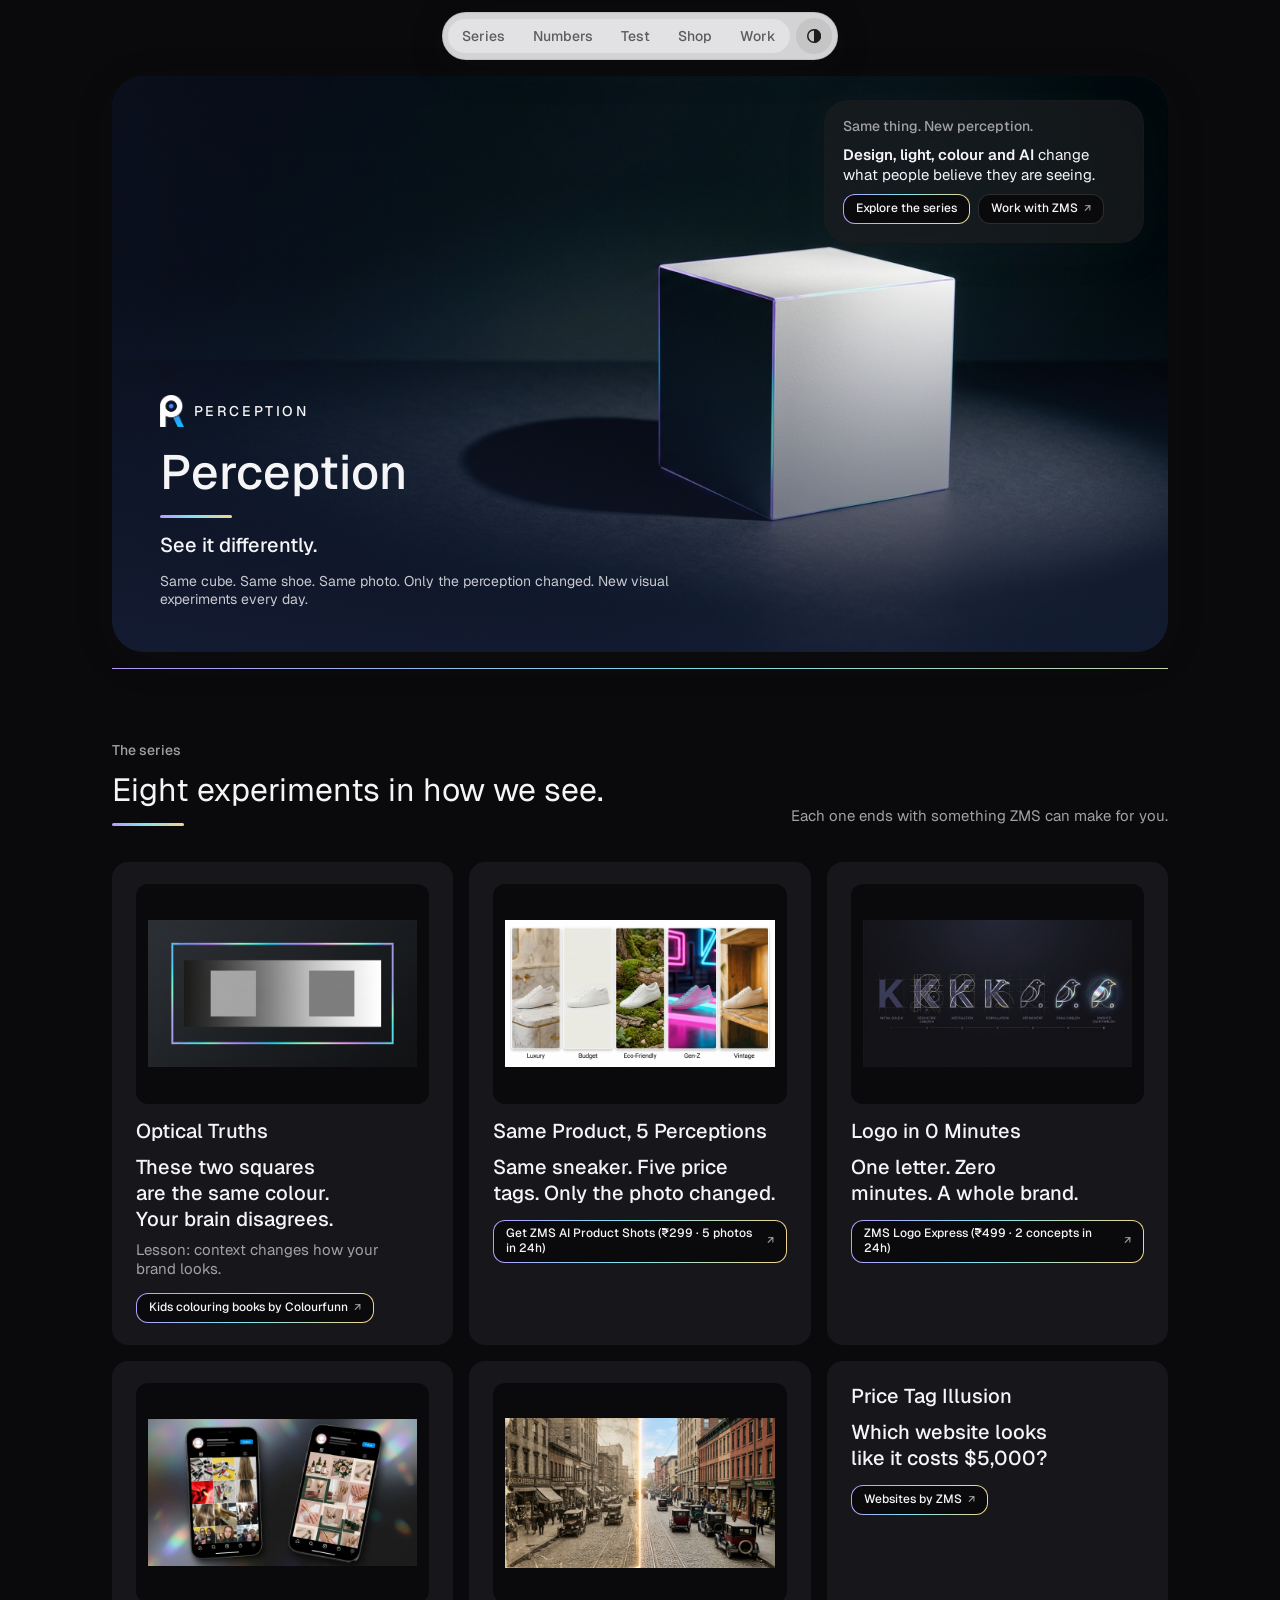
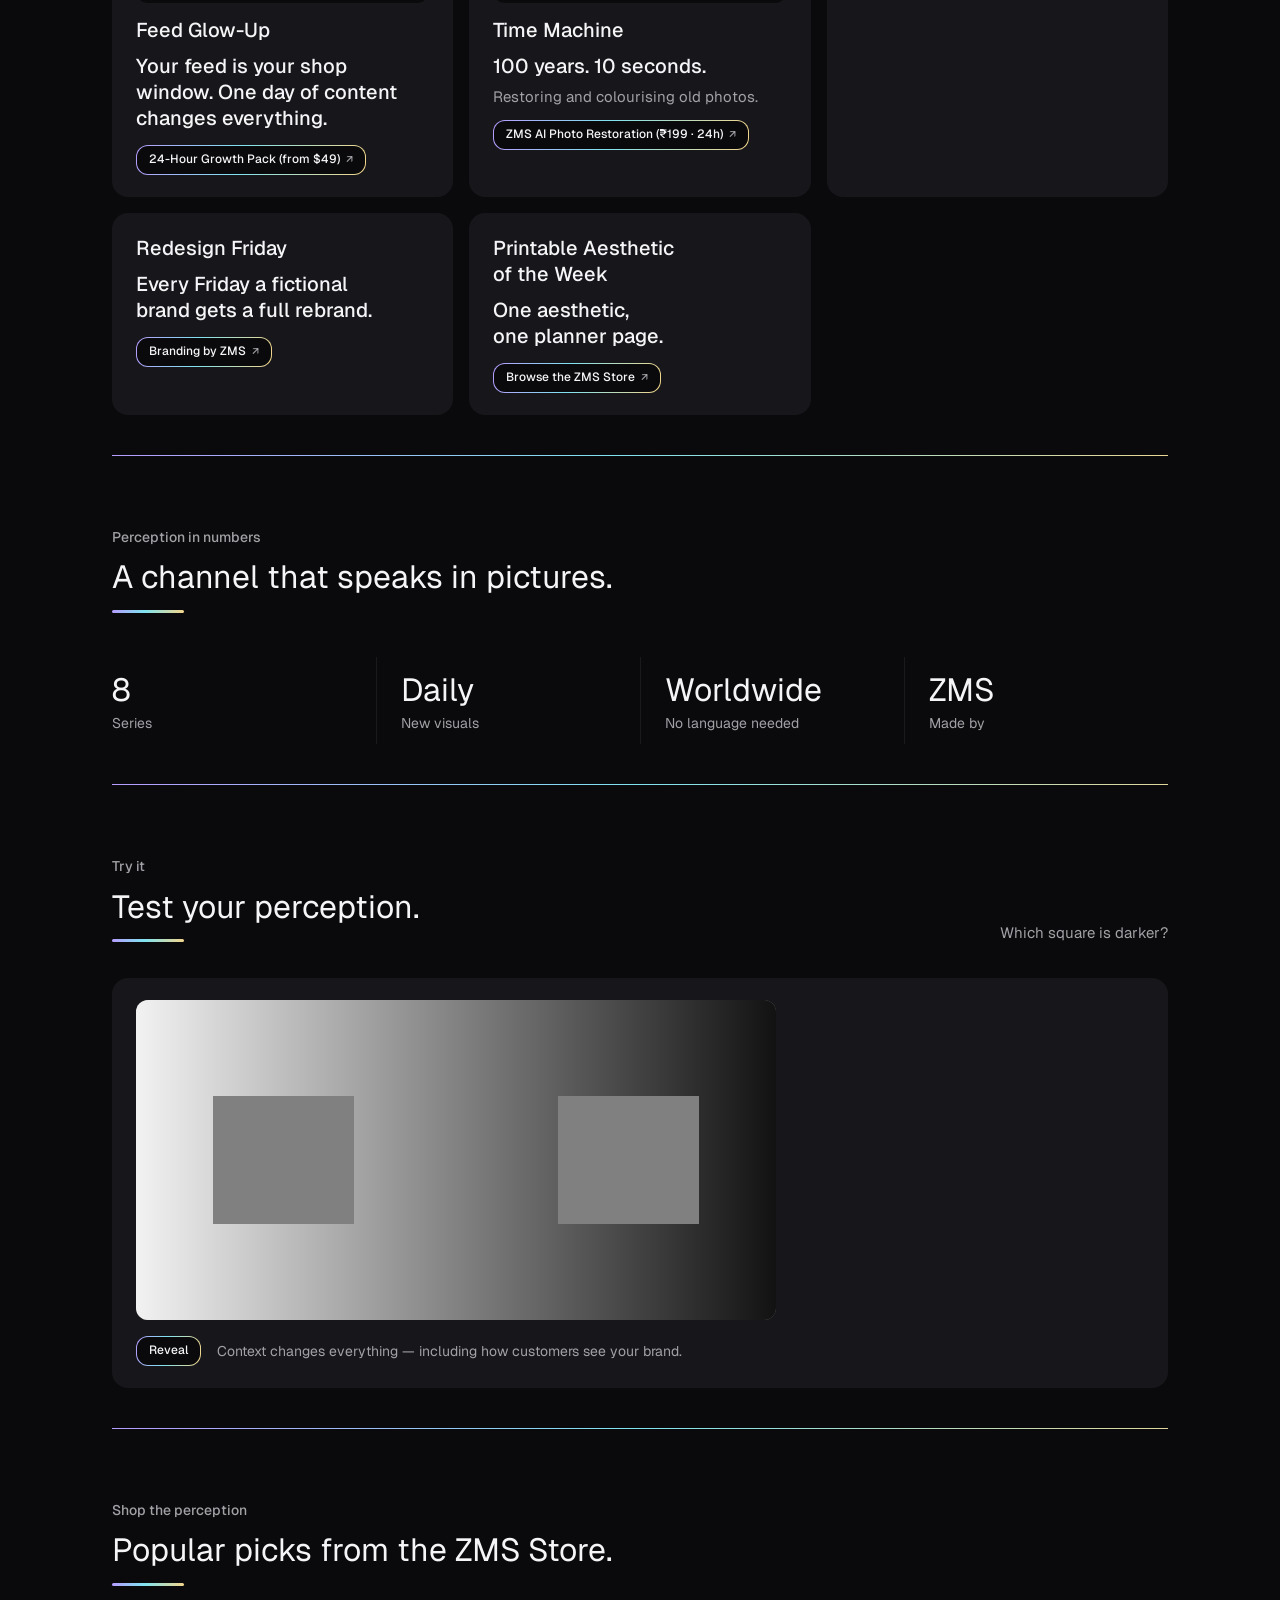
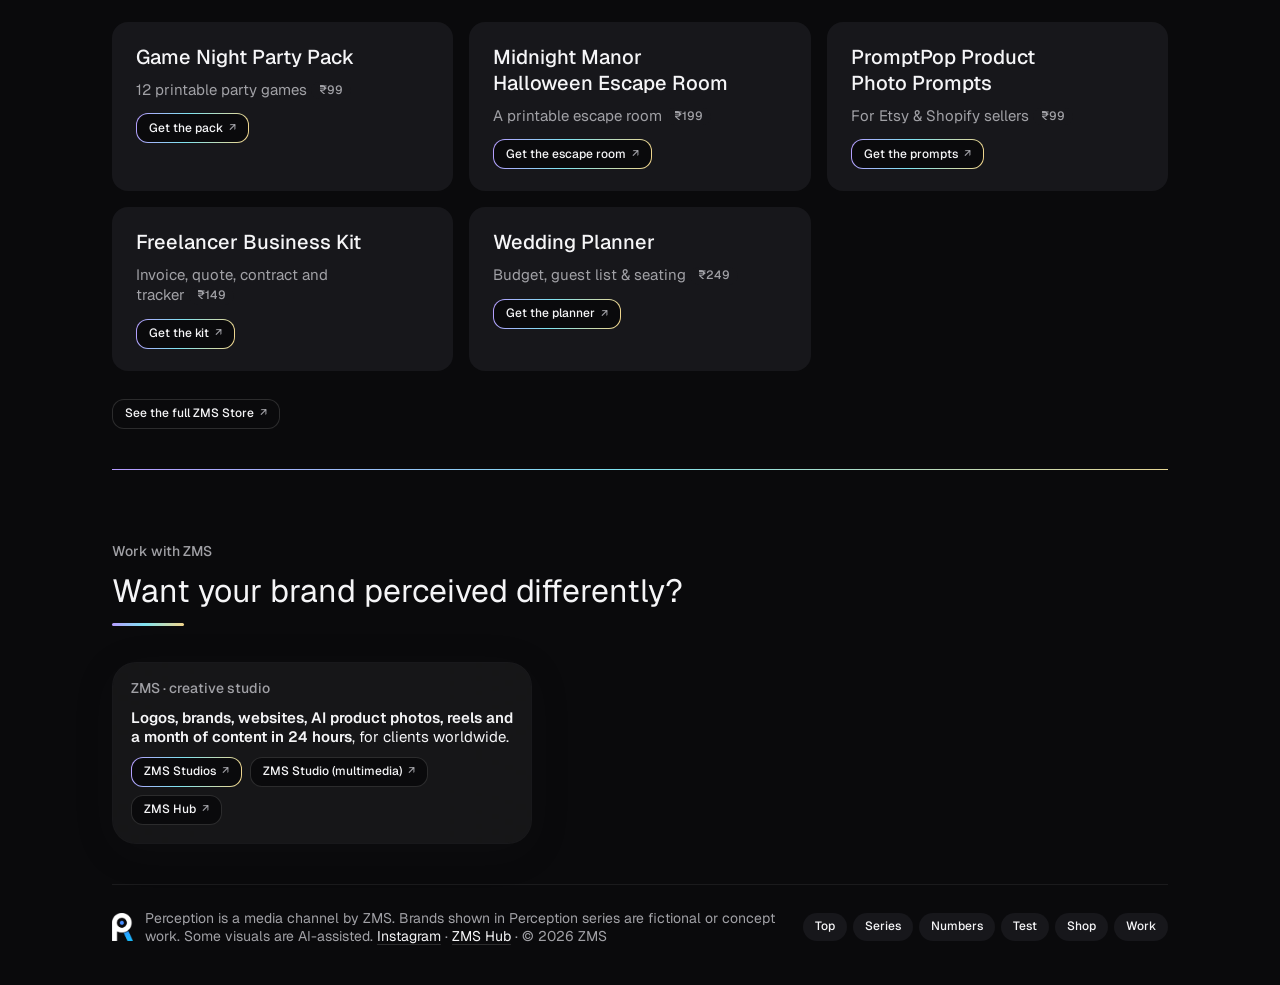
<file: perception/backup-2026-10-26.html>
<!doctype html>
<html lang="en" data-theme="dark">
  <head>
    <meta charset="utf-8" />
    <meta name="viewport" content="width=device-width, initial-scale=1" />
    <title>Perception — See it differently.</title>
    <link rel="preconnect" href="https://fonts.googleapis.com" />
    <link rel="preconnect" href="https://fonts.gstatic.com" crossorigin />
    <link
      rel="stylesheet"
      href="https://fonts.googleapis.com/css2?family=Geist:wght@400;500;600&family=Geist+Mono:wght@400&display=swap"
    />
    <link rel="icon" type="image/png" sizes="32x32" href="favicon-32.png" />
    <link rel="apple-touch-icon" href="favicon-180.png" />
    <meta name="theme-color" content="#0C0C10" />
    <meta property="og:title" content="Perception — See it differently." />
    <meta property="og:description" content="Design, light, colour and AI change how we see everything. Same thing. New perception." />
    <meta property="og:type" content="website" />
    <meta property="og:url" content="https://zmshub.github.io/perception/" />
    <meta property="og:image" content="https://zmshub.github.io/perception/og-share-1200x630.png" />
    <meta property="og:image:width" content="1200" />
    <meta property="og:image:height" content="630" />
    <meta name="twitter:card" content="summary_large_image" />
    <meta name="twitter:title" content="Perception — See it differently." />
    <meta name="twitter:description" content="Design, light, colour and AI change how we see everything. Same thing. New perception." />
    <meta name="twitter:image" content="https://zmshub.github.io/perception/og-share-1200x630.png" />
    <link rel="stylesheet" href="zms-ui.css" />
    <link rel="stylesheet" href="zms-ui-hero.css" />
    <style>
      /* Perception look: near-black page with a holographic chrome accent */
      :root {
        --x-holo: linear-gradient(100deg, #b69cff 0%, #7fe3f0 45%, #f3d58a 100%);
      }
      :root[data-theme="dark"] {
        --fill-primary-on: #0a0a0c;
        --fill-tertiary: #17171b;
      }
      .x-holo::after {
        content: "";
        display: block;
        width: 72px;
        height: 3px;
        margin-top: 12px;
        border-radius: var(--r-pill);
        background: var(--x-holo);
      }
      .main > .section {
        border-top: 1px solid transparent;
        border-image: var(--x-holo) 1;
        border-image-width: 1px 0 0 0;
      }
      .x-chrome {
        border: 1px solid transparent;
        background:
          linear-gradient(var(--fill-primary-on), var(--fill-primary-on)) padding-box,
          var(--x-holo) border-box;
      }

      /* Test your perception */
      .x-illusion {
        display: grid;
        gap: 16px;
        padding: 22px 24px;
        border-radius: var(--r-m);
        background: var(--fill-tertiary);
      }
      .x-illusion__stage {
        position: relative;
        aspect-ratio: 2 / 1;
        max-height: 320px;
        border-radius: var(--r-s);
        overflow: hidden;
        background: #6e6e6e;
      }
      .x-illusion__grad {
        position: absolute;
        inset: 0;
        background: linear-gradient(90deg, #f2f2f2 0%, #121212 100%);
        transition: opacity 900ms var(--ease-out);
      }
      .x-illusion__sq,
      .x-illusion__bar {
        position: absolute;
        background: #808080;
      }
      .x-illusion__sq {
        top: 30%;
        width: 22%;
        height: 40%;
      }
      .x-illusion__sq--a { left: 12%; }
      .x-illusion__sq--b { right: 12%; }
      .x-illusion__bar {
        top: 44%;
        left: 34%;
        width: 32%;
        height: 12%;
        transform: scaleX(0);
        transform-origin: left center;
        transition: transform 900ms var(--ease-out);
      }
      .x-illusion.is-revealed .x-illusion__bar { transform: scaleX(1); }
      .x-illusion.is-revealed .x-illusion__grad { opacity: 0; transition-delay: 700ms; }
      .x-illusion__row { display: flex; flex-wrap: wrap; align-items: center; gap: 12px 16px; }
      .x-illusion__row p { color: var(--text-secondary); font: var(--type-small); }
      .x-illusion button.btn { cursor: pointer; }
      @media (prefers-reduced-motion: reduce) {
        .x-illusion__bar, .x-illusion__grad { transition: none; }
      }

      /* Perception logo mark: white on dark theme, dark on light theme */
      .x-brand { display: inline-flex; align-items: center; gap: 10px; justify-self: start; }
      .x-brand__mark { height: 32px; width: auto; flex: none; object-fit: contain; }
      .x-brand__word { font: var(--type-label); letter-spacing: 0.18em; }
      .foot .x-brand { display: flex; gap: 12px; flex: 1 1 24rem; min-width: 0; }
      .foot .x-brand__mark { height: 28px; }
      .x-mark--dark { display: none; }
      :root[data-theme="light"] .x-mark--white { display: none; }
      :root[data-theme="light"] .x-mark--dark { display: block; }
      @media (prefers-color-scheme: light) {
        :root:not([data-theme]) .x-mark--white { display: none; }
        :root:not([data-theme]) .x-mark--dark { display: block; }
      }
    </style>
  </head>
  <body>
    <div class="page" id="top">
      <header class="nav glass" data-auto></header>
      <main class="main">
        <section class="hero">
          <img class="hero__img" src="perception-hero-v2.png" alt="A white cube casting a perfectly round shadow" />
          <div class="hero__copy">
            <div class="x-brand">
              <img class="x-brand__mark" src="perception-mark-white.png" alt="Perception logo" width="861" height="1151" />
              <span class="x-brand__word">PERCEPTION</span>
            </div>
            <h1 class="x-holo">Perception</h1>
            <p class="hero__sub">See it differently.</p>
            <p class="hero__meta">Same cube. Same shoe. Same photo. Only the perception changed. New visual experiments every day.</p>
          </div>
          <aside class="callout" aria-label="Next step">
            <p class="callout__head">Same thing. New perception.</p>
            <p class="callout__lead">
              <strong>Design, light, colour and AI</strong> change what people believe they are seeing.
            </p>
            <div class="links">
              <a class="btn x-chrome" href="#series">Explore the series</a>
              <a class="btn" href="https://zerominutestudios.ing.ng" target="_blank" rel="noopener">Work with ZMS</a>
            </div>
          </aside>
        </section>

        <section class="section" id="series" data-nav="Series">
          <div class="head">
            <p class="head__eyebrow">The series</p>
            <h2 class="x-holo">Eight experiments in how we see.</h2>
            <p class="head__sub">Each one ends with something ZMS can make for you.</p>
          </div>
          <div class="cards">
            <div>
              <figure class="cards__media"><img src="series-optical.png" alt="Optical Truths: two same-colour squares that look different" /></figure>
              <h3>Optical Truths</h3>
              <p class="quote">These two squares are the same colour. Your brain disagrees.</p>
              <p class="sub">Lesson: context changes how your brand looks.</p>
              <div class="links" style="margin-top: 14px">
                <a class="btn x-chrome" href="https://superprofile.bio/vp/colourfunn-both-books-bundle---40-coloring-pages" target="_blank" rel="noopener">Kids colouring books by Colourfunn</a>
              </div>
            </div>
            <div>
              <figure class="cards__media"><img src="series-5perceptions.png" alt="One sneaker photographed five ways" /></figure>
              <h3>Same Product, 5 Perceptions</h3>
              <p class="quote">Same sneaker. Five price tags. Only the photo changed.</p>
              <div class="links" style="margin-top: 14px">
                <a class="btn x-chrome" href="https://superprofile.bio/vp/zms-ai-product-shots---5-ai-product-photos-in-24h" target="_blank" rel="noopener">Get ZMS AI Product Shots (₹299 · 5 photos in 24h)</a>
              </div>
            </div>
            <div>
              <figure class="cards__media"><img src="series-logo.png" alt="A single letter turned into a brand mark" /></figure>
              <h3>Logo in 0 Minutes</h3>
              <p class="quote">One letter. Zero minutes. A whole brand.</p>
              <div class="links" style="margin-top: 14px">
                <a class="btn x-chrome" href="https://zmshub.github.io/zms/logo/" target="_blank" rel="noopener">ZMS Logo Express (₹499 · 2 concepts in 24h)</a>
              </div>
            </div>
            <div>
              <figure class="cards__media"><img src="series-feed.png" alt="A social feed before and after a glow-up" /></figure>
              <h3>Feed Glow-Up</h3>
              <p class="quote">Your feed is your shop window. One day of content changes everything.</p>
              <div class="links" style="margin-top: 14px">
                <a class="btn x-chrome" href="https://zmshub.github.io/zms/growth-pack/" target="_blank" rel="noopener">24-Hour Growth Pack (from $49)</a>
              </div>
            </div>
            <div>
              <figure class="cards__media"><img src="series-timemachine.png" alt="An old photo restored and colourised" /></figure>
              <h3>Time Machine</h3>
              <p class="quote">100 years. 10 seconds.</p>
              <p class="sub">Restoring and colourising old photos.</p>
              <div class="links" style="margin-top: 14px">
                <a class="btn x-chrome" href="https://superprofile.bio/vp/zms-ai-photo-restoration---restore-and-colourize-old-photos-in-24h-233" target="_blank" rel="noopener">ZMS AI Photo Restoration (₹199 · 24h)</a>
              </div>
            </div>
            <div>
              <h3>Price Tag Illusion</h3>
              <p class="quote">Which website looks like it costs $5,000?</p>
              <div class="links" style="margin-top: 14px">
                <a class="btn x-chrome" href="https://zerominutestudios.ing.ng" target="_blank" rel="noopener">Websites by ZMS</a>
              </div>
            </div>
            <div>
              <h3>Redesign Friday</h3>
              <p class="quote">Every Friday a fictional brand gets a full rebrand.</p>
              <div class="links" style="margin-top: 14px">
                <a class="btn x-chrome" href="https://zerominutestudios.ing.ng" target="_blank" rel="noopener">Branding by ZMS</a>
              </div>
            </div>
            <div>
              <h3>Printable Aesthetic of the Week</h3>
              <p class="quote">One aesthetic, one planner page.</p>
              <div class="links" style="margin-top: 14px">
                <a class="btn x-chrome" href="https://zmshub.github.io/zms/store/" target="_blank" rel="noopener">Browse the ZMS Store</a>
              </div>
            </div>
          </div>
        </section>

        <section class="section" id="numbers" data-nav="Numbers">
          <div class="head">
            <p class="head__eyebrow">Perception in numbers</p>
            <h2 class="x-holo">A channel that speaks in pictures.</h2>
          </div>
          <div class="stats">
            <div class="stat"><span class="stat__fig">8</span><span class="stat__label">Series</span></div>
            <div class="stat"><span class="stat__fig">Daily</span><span class="stat__label">New visuals</span></div>
            <div class="stat"><span class="stat__fig">Worldwide</span><span class="stat__label">No language needed</span></div>
            <div class="stat"><span class="stat__fig">ZMS</span><span class="stat__label">Made by</span></div>
          </div>
        </section>

        <section class="section" id="test" data-nav="Test">
          <div class="head">
            <p class="head__eyebrow">Try it</p>
            <h2 class="x-holo">Test your perception.</h2>
            <p class="head__sub">Which square is darker?</p>
          </div>
          <div class="x-illusion" id="illusion">
            <div class="x-illusion__stage" role="img" aria-label="Two grey squares on a light-to-dark gradient. They are the same grey, #808080.">
              <div class="x-illusion__grad"></div>
              <div class="x-illusion__sq x-illusion__sq--a"></div>
              <div class="x-illusion__bar"></div>
              <div class="x-illusion__sq x-illusion__sq--b"></div>
            </div>
            <div class="x-illusion__row">
              <button class="btn x-chrome" type="button" id="illusion-btn" aria-pressed="false">Reveal</button>
              <p id="illusion-msg" aria-live="polite">Context changes everything — including how customers see your brand.</p>
            </div>
          </div>
        </section>

        <section class="section" id="shop" data-nav="Shop">
          <div class="head">
            <p class="head__eyebrow">Shop the perception</p>
            <h2 class="x-holo">Popular picks from the ZMS Store.</h2>
          </div>
          <div class="cards">
            <div>
              <h3>Game Night Party Pack</h3>
              <p class="sub">12 printable party games <span class="pill">₹99</span></p>
              <div class="links" style="margin-top: 14px">
                <a class="btn x-chrome" href="https://superprofile.bio/vp/6accd9296ac2510013c0f68a" target="_blank" rel="noopener">Get the pack</a>
              </div>
            </div>
            <div>
              <h3>Midnight Manor Halloween Escape Room</h3>
              <p class="sub">A printable escape room <span class="pill">₹199</span></p>
              <div class="links" style="margin-top: 14px">
                <a class="btn x-chrome" href="https://superprofile.bio/vp/6aced961f5886e0013cdf75c" target="_blank" rel="noopener">Get the escape room</a>
              </div>
            </div>
            <div>
              <h3>PromptPop Product Photo Prompts</h3>
              <p class="sub">For Etsy &amp; Shopify sellers <span class="pill">₹99</span></p>
              <div class="links" style="margin-top: 14px">
                <a class="btn x-chrome" href="https://superprofile.bio/vp/promptpop-product-photo-prompts-for-etsy---shopify-sellers--100-ai-prompts" target="_blank" rel="noopener">Get the prompts</a>
              </div>
            </div>
            <div>
              <h3>Freelancer Business Kit</h3>
              <p class="sub">Invoice, quote, contract and tracker <span class="pill">₹149</span></p>
              <div class="links" style="margin-top: 14px">
                <a class="btn x-chrome" href="https://superprofile.bio/vp/freelancer-business-kit---invoice--quote--contract---tracker" target="_blank" rel="noopener">Get the kit</a>
              </div>
            </div>
            <div>
              <h3>Wedding Planner</h3>
              <p class="sub">Budget, guest list &amp; seating <span class="pill">₹249</span></p>
              <div class="links" style="margin-top: 14px">
                <a class="btn x-chrome" href="https://superprofile.bio/vp/6ad2521d87e3d00014131f3f" target="_blank" rel="noopener">Get the planner</a>
              </div>
            </div>
          </div>
          <div class="links">
            <a class="btn" href="https://zmshub.github.io/zms/store/" target="_blank" rel="noopener">See the full ZMS Store</a>
          </div>
        </section>

        <section class="section" id="work" data-nav="Work">
          <div class="head">
            <p class="head__eyebrow">Work with ZMS</p>
            <h2 class="x-holo">Want your brand perceived differently?</h2>
          </div>
          <aside class="callout" aria-label="Work with ZMS">
            <p class="callout__head">ZMS · creative studio</p>
            <p class="callout__lead">
              <strong>Logos, brands, websites, AI product photos, reels and a month of content in 24 hours</strong>, for clients worldwide.
            </p>
            <div class="links">
              <a class="btn x-chrome" href="https://zerominutestudios.ing.ng" target="_blank" rel="noopener">ZMS Studios</a>
              <a class="btn" href="https://zerominutestudio.ing.ng" target="_blank" rel="noopener">ZMS Studio (multimedia)</a>
              <a class="btn" href="https://zmshub.github.io/" target="_blank" rel="noopener">ZMS Hub</a>
            </div>
          </aside>
        </section>
      </main>
      <footer class="foot">
        <div class="x-brand">
          <img class="x-brand__mark x-mark--white" src="perception-mark-white.png" alt="Perception logo" width="861" height="1151" />
          <img class="x-brand__mark x-mark--dark" src="perception-mark-dark.png" alt="Perception logo" width="861" height="1151" />
        <p>
          Perception is a media channel by ZMS. Brands shown in Perception series are fictional or concept work. Some visuals are AI-assisted.
          <a class="link" href="https://www.instagram.com/zerominutestudios/" target="_blank" rel="noopener">Instagram</a> ·
          <a class="link" href="https://zmshub.github.io/" target="_blank" rel="noopener">ZMS Hub</a> · © 2026 ZMS
        </p>
        </div>
        <nav aria-label="Back to sections" data-auto></nav>
      </footer>
    </div>
    <script src="zms-ui.js"></script>
    <script>
      (function () {
        var box = document.getElementById("illusion");
        var btn = document.getElementById("illusion-btn");
        var msg = document.getElementById("illusion-msg");
        var base = "Context changes everything — including how customers see your brand.";
        btn.addEventListener("click", function () {
          var on = box.classList.toggle("is-revealed");
          btn.textContent = on ? "Reset" : "Reveal";
          btn.setAttribute("aria-pressed", on ? "true" : "false");
          msg.textContent = on ? "Both squares are #808080. " + base : base;
        });
      })();
    </script>
  </body>
</html>
</file>
<file: perception/style.css>
/* PERCEPTION — See it differently. Hand-built for ZMS. */
@font-face{font-family:"Montserrat";src:url(montserrat.woff2) format("woff2");font-weight:100 900;font-display:swap}
@font-face{font-family:"Inter";src:url(inter.woff2) format("woff2");font-weight:100 900;font-display:swap}

:root{
  --ink:#0C0C10;--ink-2:#111117;--ink-3:#17171f;--graphite:#2A2A33;--mist:#9A9AA8;--paper:#FAFAFC;
  --blue:#468CFF;--sky:#2F9BFF;--cyan:#1AC0FF;--violet:#B69CFF;--gold:#F3D58A;
  --brand:linear-gradient(90deg,var(--sky),var(--cyan));
  --holo:linear-gradient(100deg,#b69cff 0%,#7fe3f0 42%,#1ac0ff 58%,#f3d58a 100%);
  --line:rgba(255,255,255,.09);--line-2:rgba(255,255,255,.16);
  --glass:rgba(22,22,30,.55);
  --r-s:12px;--r-m:20px;--r-l:28px;
  --ease:cubic-bezier(.22,1,.36,1);
  --pad:clamp(20px,5vw,64px);
  --max:1240px;
  --mx:50vw;--my:30vh;
  --head:"Montserrat",system-ui,sans-serif;--body:"Inter",system-ui,sans-serif;
}
*,*::before,*::after{box-sizing:border-box}
html{-webkit-text-size-adjust:100%;scroll-behavior:smooth;scroll-padding-top:84px;overflow-x:clip;background:var(--ink)}
body{margin:0;min-height:100vh;background:var(--ink);color:#ECECF2;font:400 16px/1.6 var(--body);overflow-x:clip;-webkit-font-smoothing:antialiased;text-rendering:optimizeLegibility}
img,svg{display:block;max-width:100%}
a{color:inherit}
button{font:inherit;color:inherit}
h1,h2,h3{font-family:var(--head);margin:0;letter-spacing:-.02em;line-height:1.05}
p{margin:0}
::selection{background:var(--cyan);color:var(--ink)}
:focus-visible{outline:2px solid var(--cyan);outline-offset:3px;border-radius:8px}
.skip{position:fixed;left:12px;top:-60px;z-index:200;padding:10px 16px;border-radius:10px;background:var(--paper);color:var(--ink);font-weight:600;text-decoration:none;transition:top .2s}
.skip:focus{top:12px}
.wrap{width:100%;max-width:var(--max);margin-inline:auto;padding-inline:var(--pad)}
.muted{color:var(--mist)}
.holo{background:var(--holo);background-size:200% 100%;-webkit-background-clip:text;background-clip:text;color:transparent;animation:holo 8s linear infinite}
@keyframes holo{to{background-position:-200% 0}}
.eyebrow{display:inline-flex;align-items:center;gap:10px;font:600 12px/1 var(--head);letter-spacing:.2em;text-transform:uppercase;color:var(--mist);margin-bottom:18px}
.dot{width:7px;height:7px;border-radius:50%;background:var(--brand);box-shadow:0 0 12px var(--cyan);flex:none}
.h2{font-size:clamp(2rem,5.4vw,4.1rem);font-weight:700;max-width:16ch}
.lead{margin-top:18px;font-size:clamp(1.02rem,1.5vw,1.2rem);color:#C9C9D4;max-width:56ch}
.lead strong{color:#fff;font-weight:600}
.section{position:relative;padding-block:clamp(84px,12vw,160px)}
.head{margin-bottom:clamp(36px,5vw,64px)}
.head--row{display:flex;flex-wrap:wrap;align-items:flex-end;justify-content:space-between;gap:24px}

/* ambient layers */
.aura{position:fixed;inset:0;z-index:-2;overflow:hidden;pointer-events:none}
.aura i{position:absolute;border-radius:50%;opacity:.32}
.aura .b1{width:46vmax;height:46vmax;left:-12vmax;top:-14vmax;background:radial-gradient(circle,#2F9BFF 0,transparent 65%);animation:drift1 26s ease-in-out infinite alternate}
.aura .b2{width:40vmax;height:40vmax;right:-14vmax;top:30vh;background:radial-gradient(circle,#7a5cff 0,transparent 65%);opacity:.22;animation:drift2 32s ease-in-out infinite alternate}
.aura .b3{width:34vmax;height:34vmax;left:20vw;bottom:-18vmax;background:radial-gradient(circle,#f3d58a 0,transparent 65%);opacity:.12;animation:drift1 38s ease-in-out infinite alternate-reverse}
.aura .spot{width:520px;height:520px;left:calc(var(--mx) - 260px);top:calc(var(--my) - 260px);background:radial-gradient(circle,rgba(26,192,255,.16),transparent 62%);opacity:0;transition:opacity .6s}
.has-cursor .aura .spot{opacity:1}
.has-cursor .cursor.live{opacity:1}
@keyframes drift1{to{transform:translate(12vw,10vh) scale(1.15)}}
@keyframes drift2{to{transform:translate(-10vw,-12vh) scale(.9)}}
.grain{position:fixed;inset:0;z-index:-1;pointer-events:none;opacity:.05;background-image:url("data:image/svg+xml,%3Csvg xmlns='http://www.w3.org/2000/svg' width='160' height='160'%3E%3Cfilter id='n'%3E%3CfeTurbulence type='fractalNoise' baseFrequency='.9' numOctaves='2' stitchTiles='stitch'/%3E%3C/filter%3E%3Crect width='100%25' height='100%25' filter='url(%23n)'/%3E%3C/svg%3E")}
.progress{position:fixed;left:0;right:0;top:0;height:2px;z-index:120;pointer-events:none}
.progress i{display:block;height:100%;background:var(--holo);transform-origin:0 50%;transform:scaleX(var(--sp,0))}

/* cursor */
.cursor{display:none}
.has-cursor,.has-cursor a,.has-cursor button,.has-cursor input{cursor:none}
.has-cursor .cursor{display:block;opacity:0;transition:opacity .3s;position:fixed;inset:0;z-index:300;pointer-events:none}
.cursor__dot,.cursor__ring{position:fixed;left:0;top:0;border-radius:50%;will-change:transform}
.cursor__dot{width:6px;height:6px;margin:-3px 0 0 -3px;background:#fff}
.cursor__ring{width:38px;height:38px;margin:-19px 0 0 -19px;border:1px solid rgba(255,255,255,.55);display:grid;place-items:center;transition:width .35s var(--ease),height .35s var(--ease),margin .35s var(--ease),background .35s,border-color .35s}
.cursor__txt{font:700 10px/1 var(--head);letter-spacing:.14em;text-transform:uppercase;color:var(--ink);opacity:0;transition:opacity .2s}
.cursor.is-link .cursor__ring{width:64px;height:64px;margin:-32px 0 0 -32px;border-color:transparent;background:rgba(26,192,255,.18);backdrop-filter:blur(2px)}
.cursor.is-text .cursor__ring{width:76px;height:76px;margin:-38px 0 0 -38px;background:var(--paper);border-color:transparent}
.cursor.is-text .cursor__txt{opacity:1}
.cursor.is-down .cursor__ring{transform:scale(.85)}

/* buttons */
.btn{--bg:rgba(255,255,255,.04);position:relative;isolation:isolate;overflow:hidden;display:inline-flex;align-items:center;justify-content:center;gap:10px;min-height:46px;padding:12px 20px;border-radius:999px;border:1px solid var(--line-2);background:var(--bg);color:#fff;font:600 15px/1.2 var(--body);text-decoration:none;cursor:pointer;transition:transform .4s var(--ease),background .3s,border-color .3s,box-shadow .3s;-webkit-tap-highlight-color:transparent;text-align:left}
.btn span{position:relative;z-index:1}
.btn .ico{width:15px;height:15px;flex:none;position:relative;z-index:1;transition:transform .35s var(--ease)}
.btn:hover .ico{transform:translate(2px,-2px)}
.btn:active{transform:scale(.97)}
.btn--chrome{border-color:transparent;background:linear-gradient(var(--ink-2),var(--ink-2)) padding-box,var(--holo) border-box;background-size:auto,200% 100%;animation:holo-b 6s linear infinite}
.btn--chrome::before{content:"";position:absolute;inset:0;z-index:0;background:var(--holo);background-size:200% 100%;opacity:0;transition:opacity .35s}
.btn--chrome:hover{color:var(--ink);box-shadow:0 10px 40px -10px rgba(26,192,255,.55)}
.btn--chrome:hover::before{opacity:1}
@keyframes holo-b{to{background-position:0 0,-200% 0}}
.btn--ghost:hover{background:rgba(255,255,255,.1);border-color:rgba(255,255,255,.35)}
.btn--lg{min-height:54px;padding:14px 26px;font-size:16px}
.btn--sm{min-height:40px;padding:9px 16px;font-size:14px}
.ripple{position:absolute;z-index:0;border-radius:50%;width:12px;height:12px;margin:-6px 0 0 -6px;background:rgba(255,255,255,.45);pointer-events:none;animation:rip .65s var(--ease) forwards}
@keyframes rip{to{transform:scale(28);opacity:0}}
.chip{min-height:40px;padding:8px 16px;border-radius:999px;border:1px solid var(--line-2);background:rgba(255,255,255,.03);color:#D9D9E2;font:600 14px/1 var(--body);cursor:pointer;transition:background .25s,color .25s,border-color .25s,transform .25s var(--ease);-webkit-tap-highlight-color:transparent}
.chip:hover{border-color:rgba(255,255,255,.4)}
.chip:active{transform:scale(.95)}
.chip.on,.chip[aria-pressed="true"]{background:var(--paper);color:var(--ink);border-color:var(--paper)}
.pill{display:inline-flex;align-items:center;padding:6px 12px;border-radius:999px;background:rgba(26,192,255,.12);border:1px solid rgba(26,192,255,.35);color:#BFEFFF;font:700 14px/1 var(--head);letter-spacing:.02em;white-space:nowrap}

/* nav */
.nav{position:fixed;z-index:100;top:12px;left:12px;right:12px;margin-inline:auto;max-width:var(--max);display:flex;align-items:center;gap:16px;padding:8px 8px 8px 16px;border-radius:999px;border:1px solid transparent;transition:background .4s,border-color .4s,box-shadow .4s}
.nav.scrolled{background:rgba(14,14,20,.62);border-color:var(--line);box-shadow:0 18px 50px -20px rgba(0,0,0,.7);-webkit-backdrop-filter:blur(18px) saturate(140%);backdrop-filter:blur(18px) saturate(140%)}
.brand{display:inline-flex;align-items:center;gap:10px;text-decoration:none;flex:none;white-space:nowrap}
.brand__mark{width:auto;height:30px}
.brand__word{font:700 15px/1 var(--head);letter-spacing:.16em}
.nav__links{display:flex;gap:4px;margin-left:auto}
.nav__links a{padding:10px 14px;border-radius:999px;text-decoration:none;font:500 14px/1 var(--body);color:#C9C9D4;transition:color .25s,background .25s}
.nav__links a:hover,.nav__links a.active{color:#fff;background:rgba(255,255,255,.07)}
.nav__cta-m{display:none}
.nav__toggle{display:none}
@media (max-width:899px){
  .nav{padding:8px 8px 8px 14px}
  .nav__cta{display:none}
  .nav__toggle{display:grid;place-content:center;gap:6px;margin-left:auto;width:44px;height:44px;border-radius:50%;border:1px solid var(--line-2);background:rgba(20,20,28,.6);cursor:pointer}
  .nav__toggle i{display:block;width:18px;height:1.6px;background:#fff;transition:transform .35s var(--ease)}
  .nav__toggle[aria-expanded="true"] i:first-child{transform:translateY(3.8px) rotate(45deg)}
  .nav__toggle[aria-expanded="true"] i:last-child{transform:translateY(-3.8px) rotate(-45deg)}
  .nav__links{position:fixed;inset:0;height:100vh;height:100svh;width:100%;margin:0;flex-direction:column;justify-content:center;align-items:center;gap:6px;background:rgba(10,10,14,.94);-webkit-backdrop-filter:blur(20px);backdrop-filter:blur(20px);opacity:0;visibility:hidden;transition:opacity .35s,visibility .35s;z-index:-1}
  .nav.open .nav__links{opacity:1;visibility:visible}
  .nav__links a{font:700 clamp(1.6rem,8vw,2.4rem)/1.1 var(--head);padding:12px 20px;color:#fff}
  .nav__cta-m{display:block;margin-top:14px;font-size:1rem!important;font-family:var(--body)!important;border:1px solid var(--line-2)}
  .nav.open{background:transparent;border-color:transparent;box-shadow:none;-webkit-backdrop-filter:none;backdrop-filter:none}
}

/* hero */
.hero{position:relative;height:190vh}
.hero__pin{position:sticky;top:0;height:100vh;height:100svh;min-height:560px;overflow:hidden;display:grid;grid-template-columns:minmax(0,1.05fr) minmax(0,1fr);align-items:center;padding:96px var(--pad) 56px;max-width:1440px;margin-inline:auto}
.hero__copy{grid-column:1;grid-row:1;position:relative;z-index:2;opacity:calc(1 - var(--hp,0) * 2.2);transform:translateY(calc(var(--hp,0) * -60px))}
.hero__title{font-weight:800;font-size:clamp(2.7rem,8.2vw,8rem);letter-spacing:-.045em;line-height:.92;white-space:nowrap;margin-left:-.04em;background:linear-gradient(180deg,#fff 30%,#b9c3d6 100%);-webkit-background-clip:text;background-clip:text;color:transparent;padding-bottom:.06em}
.hero__title .ch{display:inline-block;background:inherit;-webkit-background-clip:text;background-clip:text;color:transparent;transform:translateY(var(--ty,0));transition:transform .5s var(--ease)}
.js .hero__title .ch{animation:rise 1.1s var(--ease) both;animation-delay:calc(var(--i) * 45ms + .15s)}
@keyframes rise{from{transform:translateY(105%) rotate(6deg);opacity:0}}
.hero__title .ch:hover{background:var(--holo);-webkit-background-clip:text;background-clip:text}
.hero__sub{margin-top:18px;font:600 clamp(1.35rem,2.8vw,2.3rem)/1.15 var(--head);letter-spacing:-.01em;background:var(--brand);-webkit-background-clip:text;background-clip:text;color:transparent;width:fit-content}
.hero__meta{margin-top:16px;max-width:44ch;font-size:clamp(1rem,1.3vw,1.12rem);color:#BDBDC9}
.hero__ctas{display:flex;flex-wrap:wrap;gap:12px;margin-top:30px}
.hero__stage{grid-column:2;grid-row:1;position:relative;z-index:1;height:min(78vh,640px);display:grid;place-items:center;touch-action:pan-y;user-select:none;-webkit-user-select:none}
.beam{position:absolute;left:50%;top:-30%;width:120%;height:130%;transform:translateX(-50%);background:conic-gradient(from 180deg at 50% 0%,transparent 160deg,rgba(255,255,255,.07) 172deg,rgba(255,255,255,.13) 180deg,rgba(255,255,255,.07) 188deg,transparent 200deg);pointer-events:none;-webkit-mask:linear-gradient(#000 40%,transparent 92%);mask:linear-gradient(#000 40%,transparent 92%)}
.scene{--s:clamp(120px,18vw,250px);width:var(--s);height:var(--s);perspective:1500px;perspective-origin:50% 45%}
.world{position:relative;width:100%;height:100%;transform-style:preserve-3d;transform:rotateX(var(--rx,-22deg))}
.cube{position:absolute;inset:0;transform-style:preserve-3d;transform:translateY(var(--bob,-14px)) rotateY(var(--ry,38deg))}
.face{position:absolute;inset:0;background:linear-gradient(150deg,#ffffff,#e4e6ee);box-shadow:inset 0 0 0 1px rgba(255,255,255,.6)}
.face::after{content:"";position:absolute;inset:0;background:#05060a;opacity:var(--sh,.3)}
.face::before{content:"";position:absolute;inset:0;background:var(--holo);opacity:.0;mix-blend-mode:screen;transition:opacity .4s}
.f-front{transform:translateZ(calc(var(--s) / 2))}
.f-back{transform:rotateY(180deg) translateZ(calc(var(--s) / 2))}
.f-right{transform:rotateY(90deg) translateZ(calc(var(--s) / 2))}
.f-left{transform:rotateY(-90deg) translateZ(calc(var(--s) / 2))}
.f-top{transform:rotateX(90deg) translateZ(calc(var(--s) / 2))}
.f-bottom{transform:rotateX(-90deg) translateZ(calc(var(--s) / 2))}
.f-right,.f-left{box-shadow:inset 0 0 0 1px rgba(182,156,255,.35),inset -2px 0 0 rgba(127,227,240,.5)}
.floor{position:absolute;left:50%;top:50%;width:calc(var(--s) * 4.2);height:calc(var(--s) * 4.2);margin:calc(var(--s) * -2.1) 0 0 calc(var(--s) * -2.1);transform:translateY(calc(var(--s) / 2)) rotateX(90deg);transform-style:preserve-3d;pointer-events:none}
.pool{position:absolute;inset:0;border-radius:50%;background:radial-gradient(circle,rgba(205,215,236,.34) 0,rgba(150,165,200,.14) 32%,transparent 66%)}
.shadow{position:absolute;left:50%;top:50%;width:calc(var(--s) * 1.9);height:calc(var(--s) * 1.9);margin:calc(var(--s) * -.95) 0 0 calc(var(--s) * -.95);border-radius:50%;background:radial-gradient(circle,rgba(0,0,0,.95) 0 60%,rgba(0,0,0,.6) 66%,transparent 71%)}
.hero__hint{position:absolute;bottom:4%;left:50%;transform:translateX(-50%);font:600 11px/1 var(--head);letter-spacing:.2em;text-transform:uppercase;color:var(--mist);white-space:nowrap;opacity:calc(1 - var(--hp,0) * 3)}
.hint--touch{display:none}
@media (hover:none){.hint--fine{display:none}.hint--touch{display:inline}}
.hero__truth{position:absolute;z-index:3;left:var(--pad);right:var(--pad);bottom:clamp(40px,10vh,110px);max-width:30ch;font:700 clamp(1.5rem,3.4vw,2.9rem)/1.12 var(--head);letter-spacing:-.02em;opacity:clamp(0,calc((var(--hp,0) - .42) * 4),1);transform:translateY(calc((1 - clamp(0,calc((var(--hp,0) - .42) * 4),1)) * 30px));pointer-events:none}
.hero__truth span{display:block;font:600 12px/1 var(--head);letter-spacing:.2em;text-transform:uppercase;color:var(--cyan);margin-bottom:14px}
.hero__truth em{display:block;font-style:normal;margin-top:10px;font-size:.55em;font-weight:500;color:#C9C9D4;letter-spacing:0}
.hero__scroll{position:absolute;left:50%;bottom:18px;transform:translateX(-50%);display:flex;flex-direction:column;align-items:center;gap:8px;font:600 10px/1 var(--head);letter-spacing:.24em;text-transform:uppercase;color:var(--mist);opacity:calc(1 - var(--hp,0) * 4)}
.hero__scroll i{width:1px;height:34px;background:linear-gradient(var(--cyan),transparent);animation:cue 1.8s var(--ease) infinite}
@keyframes cue{0%{transform:scaleY(0);transform-origin:top}50%{transform:scaleY(1);transform-origin:top}51%{transform-origin:bottom}100%{transform:scaleY(0);transform-origin:bottom}}
@media (max-width:899px){
  .hero{height:175vh}
  .hero__pin{grid-template-columns:1fr;grid-template-rows:minmax(0,1fr) auto;align-items:end;padding:76px var(--pad) 64px;gap:4px}
  .hero__stage{height:100%;min-height:200px;grid-row:1;grid-column:1}
  .hero__copy{grid-row:2;grid-column:1}
  .hero .eyebrow{display:none}
  .scene{--s:clamp(96px,30vw,190px)}
  .hero__title{font-size:clamp(2.6rem,14.5vw,6.6rem)}
  .hero__sub{margin-top:10px}
  .hero__meta{margin-top:10px;font-size:.98rem}
  .hero__ctas{margin-top:20px;gap:10px}
  .hero__ctas .btn{flex:1 1 auto;min-height:50px;padding:12px 18px;font-size:15px}
  .hero__hint{bottom:0}
  .hero__scroll{display:none}
  .hero__truth{bottom:auto;top:58%;font-size:clamp(1.4rem,6.4vw,2.2rem)}
}
@media (max-width:899px) and (max-height:700px){
  .eyebrow{margin-bottom:10px}
  .hero .eyebrow{display:none}
  .hero__meta{font-size:.92rem;line-height:1.5}
}

/* marquee */
.marquee{position:relative;overflow:hidden;padding:22px 0;border-block:1px solid var(--line);background:rgba(255,255,255,.015);-webkit-mask:linear-gradient(90deg,transparent,#000 8%,#000 92%,transparent);mask:linear-gradient(90deg,transparent,#000 8%,#000 92%,transparent)}
.marquee__track{display:flex;width:max-content;align-items:center;gap:34px;animation:mq 28s linear infinite}
.marquee:hover .marquee__track{animation-play-state:paused}
.marquee span{font:800 clamp(1.6rem,4vw,3.2rem)/1 var(--head);letter-spacing:-.02em;white-space:nowrap;color:transparent;-webkit-text-stroke:1px rgba(255,255,255,.45)}
.marquee span:nth-of-type(2n){color:#fff;-webkit-text-stroke:0}
.marquee b{font-size:clamp(1rem,2vw,1.6rem);background:var(--holo);-webkit-background-clip:text;background-clip:text;color:transparent}
@keyframes mq{to{transform:translateX(-50%)}}

/* lens */
.lens__grid{display:grid;grid-template-columns:minmax(0,.85fr) minmax(0,1.15fr);gap:clamp(32px,5vw,72px);align-items:center}
.lens__btns{display:flex;flex-wrap:wrap;gap:8px;margin-top:26px}
.lens .muted{margin-top:14px;max-width:46ch}
@media (max-width:899px){.lens__grid{grid-template-columns:1fr}}
.compare{--pos:50%;position:relative;margin:0;border-radius:var(--r-l);overflow:hidden;aspect-ratio:1280/714;border:1px solid var(--line-2);background:#000;box-shadow:0 40px 80px -40px rgba(0,0,0,.9),0 0 0 1px rgba(255,255,255,.02);touch-action:pan-y}
.compare img{position:absolute;inset:0;width:100%;height:100%;object-fit:cover}
.compare__top{position:absolute;inset:0;clip-path:inset(0 0 0 var(--pos))}
.compare__top img{transition:filter .6s var(--ease)}
.compare[data-lens="warm"] .compare__top img{filter:sepia(.8) saturate(2.4) hue-rotate(-14deg) brightness(1.08) contrast(1.05)}
.compare[data-lens="cold"] .compare__top img{filter:sepia(.7) saturate(2.6) hue-rotate(168deg) brightness(.98) contrast(1.1)}
.compare[data-lens="mono"] .compare__top img{filter:grayscale(1) contrast(1.7) brightness(1.05)}
.compare[data-lens="neon"] .compare__top img{filter:sepia(1) saturate(6) hue-rotate(245deg) contrast(1.25) brightness(1.05)}
.compare__handle{position:absolute;top:0;bottom:0;left:var(--pos);width:2px;margin-left:-1px;background:var(--holo);pointer-events:none}
.compare__handle i{position:absolute;top:50%;left:50%;width:46px;height:46px;margin:-23px 0 0 -23px;border-radius:50%;background:rgba(12,12,16,.7);border:1px solid rgba(255,255,255,.5);-webkit-backdrop-filter:blur(8px);backdrop-filter:blur(8px)}
.compare__handle i::before,.compare__handle i::after{content:"";position:absolute;top:50%;width:7px;height:7px;border-top:1.6px solid #fff;border-left:1.6px solid #fff;margin-top:-4px}
.compare__handle i::before{left:11px;transform:rotate(-45deg)}
.compare__handle i::after{right:11px;transform:rotate(135deg)}
.compare__range{position:absolute;inset:0;width:100%;height:100%;margin:0;opacity:0;cursor:ew-resize;touch-action:pan-y}
.compare__range:focus-visible + *{outline:none}
.compare:focus-within{outline:2px solid var(--cyan);outline-offset:4px}
.compare__tag{position:absolute;top:14px;padding:7px 12px;border-radius:999px;background:rgba(12,12,16,.62);border:1px solid var(--line-2);font:600 11px/1 var(--head);letter-spacing:.16em;text-transform:uppercase;pointer-events:none;-webkit-backdrop-filter:blur(8px);backdrop-filter:blur(8px)}
.compare__tag--l{left:14px}.compare__tag--r{right:14px}

/* series */
.series__grid{display:grid;grid-template-columns:minmax(0,1.1fr) minmax(0,.9fr);gap:clamp(32px,5vw,80px)}
.series__stage{position:sticky;top:110px;align-self:start;height:fit-content}
.stage__frame{position:relative;aspect-ratio:1280/760;border-radius:var(--r-l);overflow:hidden;border:1px solid var(--line-2);background:var(--ink-2);box-shadow:0 50px 100px -50px rgba(26,192,255,.25)}
.stage__frame::after{content:"";position:absolute;inset:0;border-radius:inherit;pointer-events:none;background:linear-gradient(120deg,rgba(255,255,255,.12),transparent 30%,transparent 70%,rgba(182,156,255,.12))}
.stage__item{position:absolute;inset:0;opacity:0;transform:scale(1.06);clip-path:inset(0 0 100% 0);transition:opacity .7s var(--ease),transform 1.1s var(--ease),clip-path .9s var(--ease)}
.stage__item.on{opacity:1;transform:none;clip-path:inset(0)}
.stage__img{width:100%;height:100%;object-fit:cover}
.stage__count{margin-top:16px;font:600 13px/1 var(--head);letter-spacing:.2em;color:var(--mist)}
.stage__count b{color:#fff;font-weight:700}
.series__list{list-style:none;margin:0;padding:0}
.exp{position:relative;padding:clamp(40px,7vh,80px) 0;border-top:1px solid var(--line);opacity:.38;transition:opacity .5s}
.exp:first-child{border-top:0;padding-top:0}
.exp.on{opacity:1}
.exp__media{display:none}
.exp__num{display:inline-block;font:700 13px/1 var(--head);letter-spacing:.2em;background:var(--holo);-webkit-background-clip:text;background-clip:text;color:transparent;margin-bottom:14px}
.exp__title{font-size:clamp(1.6rem,3vw,2.4rem);font-weight:700}
.exp__hook{margin-top:14px;font-size:clamp(1.05rem,1.5vw,1.25rem);color:#E2E2EA;max-width:34ch}
.exp__sub{margin-top:8px;color:var(--mist)}
.exp .btn{margin-top:24px}
@media (max-width:959px){
  .series__grid{grid-template-columns:1fr}
  .series__stage{display:none}
  .exp{opacity:1;padding:44px 0}
  .exp__media{display:block;margin-bottom:22px;border-radius:var(--r-m);overflow:hidden;border:1px solid var(--line-2);aspect-ratio:1280/760;background:var(--ink-2);position:relative}
  .exp__img{width:100%;height:100%;object-fit:cover}
}
/* CSS art panels */
.art{position:absolute;inset:0;display:grid;place-items:center;overflow:hidden;background:radial-gradient(circle at 30% 20%,#1d2233,#0c0c12 70%)}
.exp__media .art{position:absolute}
.art--price{grid-template-columns:1fr 1fr;gap:5%;padding:9% 7%}
.win{position:relative;height:100%;width:100%;border-radius:10px;overflow:hidden;padding:16% 10% 10%;display:flex;flex-direction:column;gap:8%}
.win__bar{position:absolute;left:0;right:0;top:0;height:11%;background:rgba(0,0,0,.18)}
.win b{font-size:clamp(14px,2.4vw,30px);line-height:1}
.win em{position:absolute;right:8%;bottom:6%;font:800 clamp(14px,2vw,24px)/1 var(--head);font-style:normal;opacity:.5}
.win__l{display:block;height:7%;border-radius:4px;width:88%}
.win__l.s{width:55%}
.win--a{background:#ffe600;color:#e0001b;font-family:"Comic Sans MS","Comic Sans",cursive}
.win--a .win__l{background:#ff3fb4}
.win--a .win__l:nth-child(4){background:#00b3ff}
.win--b{background:#0e0f14;color:#fff;border:1px solid rgba(255,255,255,.18);font-family:var(--head)}
.win--b b{font-weight:800;letter-spacing:-.04em;font-size:clamp(18px,3vw,38px)}
.win__g{display:block;flex:1;border-radius:6px;background:linear-gradient(135deg,#2F9BFF,#b69cff 60%,#f3d58a)}
.win--b .win__l{background:rgba(255,255,255,.25)}
.art__q{position:absolute;left:50%;top:50%;transform:translate(-50%,-50%) rotate(-6deg);padding:.35em .6em;border-radius:12px;background:var(--paper);color:var(--ink);font:800 clamp(18px,3.4vw,42px)/1 var(--head);box-shadow:0 20px 40px rgba(0,0,0,.5)}
.art--friday{grid-template-columns:auto auto auto;align-content:center;justify-content:center;column-gap:4%;padding:8%}
.cal{position:absolute;top:9%;left:7%;padding:10px 14px;border-radius:12px;background:var(--paper);color:var(--ink);text-align:center;line-height:1}
.cal span{display:block;font:800 12px/1 var(--head);letter-spacing:.2em;color:#e0453b}
.cal b{display:block;margin-top:5px;font:700 12px/1 var(--body)}
.rb{font-size:clamp(18px,3.4vw,44px);line-height:1}
.rb--before{font-family:Georgia,"Times New Roman",serif;font-style:italic;color:#c9a27a;text-decoration:underline wavy rgba(201,162,122,.5)}
.rb--after{font:800 clamp(26px,5vw,66px)/1 var(--head);letter-spacing:.12em;background:var(--holo);background-size:200% 100%;-webkit-background-clip:text;background-clip:text;color:transparent;animation:holo 6s linear infinite}
.rb__arrow{font-size:clamp(18px,3vw,36px);color:var(--mist)}
.art__tag{position:absolute;bottom:8%;left:0;right:0;text-align:center;font:600 11px/1 var(--head);letter-spacing:.2em;text-transform:uppercase;color:var(--mist)}
.art--print{background:radial-gradient(circle at 70% 30%,#3a2e2a,#15110f 75%)}
.sheet{width:44%;aspect-ratio:3/4;max-height:86%;border-radius:6px;background:#f4ece1;box-shadow:0 30px 60px rgba(0,0,0,.6);padding:7% 8%;transform:rotate(-4deg);display:flex;flex-direction:column;gap:6%}
.sheet__h{font:italic 600 clamp(12px,2vw,22px)/1 Georgia,serif;color:#7a5a48;border-bottom:1px solid rgba(122,90,72,.35);padding-bottom:6%}
.sheet__row{display:flex;align-items:center;gap:8%}
.sheet__row i{width:9%;aspect-ratio:1;border:1.5px solid #b28c74;border-radius:3px;flex:none}
.sheet__row span{flex:1;height:2px;background:rgba(122,90,72,.3)}
.sheet__sw{display:flex;gap:6%;margin-top:auto}
.sheet__sw i{flex:1;aspect-ratio:1;border-radius:50%;background:#d9b8a0}
.sheet__sw i:nth-child(2){background:#a9b79a}.sheet__sw i:nth-child(3){background:#e8cfc2}.sheet__sw i:nth-child(4){background:#7a5a48}

/* numbers */
.stats{display:grid;grid-template-columns:minmax(0,1fr) minmax(0,1fr) minmax(0,1.6fr) minmax(0,1fr);gap:16px}
.stat{position:relative;overflow:hidden;display:flex;flex-direction:column;justify-content:flex-end;gap:10px;min-height:220px;padding:26px;border-radius:var(--r-m);border:1px solid var(--line);background:linear-gradient(160deg,rgba(255,255,255,.05),rgba(255,255,255,.01));transform-style:preserve-3d}
.stat__fig{font:800 clamp(2.4rem,4.6vw,4.4rem)/1 var(--head);letter-spacing:-.04em;background:linear-gradient(180deg,#fff,#aab4c8);-webkit-background-clip:text;background-clip:text;color:transparent;white-space:nowrap}
.stat__fig--s{font-size:clamp(1.6rem,2.9vw,2.9rem)}
.stat__label{font:600 13px/1.3 var(--head);letter-spacing:.16em;text-transform:uppercase;color:var(--mist)}
.stat__label--top{order:-1;margin-bottom:auto}
.stat:first-child .stat__fig{font-size:clamp(4rem,8vw,7rem);background:var(--holo);-webkit-background-clip:text;background-clip:text}
@media (max-width:899px){.stats{grid-template-columns:repeat(2,minmax(0,1fr))}.stat{min-height:170px;padding:20px}.stat:nth-child(3),.stat:nth-child(4){grid-column:1 / -1;min-height:130px}.stat__fig--s{font-size:clamp(2rem,10vw,3.4rem)}}

/* lab */
.lab__grid{display:grid;grid-template-columns:repeat(2,minmax(0,1fr));gap:18px}
.exp-card{position:relative;display:flex;flex-direction:column;gap:18px;padding:clamp(20px,3vw,32px);border-radius:var(--r-l);border:1px solid var(--line);background:linear-gradient(170deg,rgba(255,255,255,.045),rgba(255,255,255,.012))}
.exp-card--wide{grid-column:1 / -1}
.exp-card header{display:flex;flex-wrap:wrap;align-items:baseline;gap:6px 16px}
.exp-card__n{font:700 12px/1 var(--head);letter-spacing:.2em;text-transform:uppercase;color:var(--cyan)}
.exp-card h3{font-size:clamp(1.3rem,2.2vw,1.8rem);font-weight:700}
.exp-card__row{display:flex;flex-wrap:wrap;align-items:center;gap:12px 18px}
.exp-card__msg{flex:1 1 220px;color:#C9C9D4;font-size:.96rem}
.exp-card__msg b{color:#fff}
.guess{display:flex;flex-wrap:wrap;gap:8px}
.guess .chip.picked{background:rgba(26,192,255,.16);border-color:var(--cyan);color:#fff}
.grey{position:relative;aspect-ratio:2.3/1;max-height:340px;border-radius:var(--r-m);overflow:hidden;background:#1b1b22}
.grey__grad{position:absolute;inset:0;background:linear-gradient(90deg,#f4f4f4 0%,#0d0d0d 100%);transition:opacity .9s var(--ease)}
.grey__sq,.grey__bar{position:absolute;background:#808080}
.grey__sq{top:28%;width:20%;height:44%}
.grey__sq--a{left:14%}.grey__sq--b{right:14%}
.grey__bar{top:43%;left:33.8%;width:32.4%;height:14%;transform:scaleX(0);transform-origin:left center;transition:transform .9s var(--ease)}
.probe{position:absolute;top:76%;padding:5px 9px;border-radius:999px;background:rgba(12,12,16,.75);color:#fff;font:600 12px/1 var(--head);letter-spacing:.06em;opacity:0;transform:translateY(8px);transition:opacity .5s .5s,transform .5s .5s}
.probe--a{left:24%;translate:-50% 0}.probe--b{right:24%;translate:50% 0}
.is-revealed .grey__bar{transform:scaleX(1)}
.is-revealed .grey__grad{opacity:.0;transition-delay:.7s}
.is-revealed .probe{opacity:1;transform:none}
.ml,.mw{width:100%;height:auto;border-radius:var(--r-m);background:#0f1016;border:1px solid var(--line)}
.ml line,.ml polyline{fill:none;stroke:#fff;stroke-width:5;stroke-linecap:round;stroke-linejoin:round}
.ml__fins polyline{transition:opacity .6s var(--ease),transform .6s var(--ease)}
.ml__guides line{stroke:var(--cyan);stroke-width:1.5;stroke-dasharray:4 6;opacity:0;transition:opacity .6s .3s}
.ml__len{font:700 15px var(--head);fill:var(--cyan);opacity:0;transition:opacity .5s .5s}
.is-revealed .ml__fins polyline{opacity:.12}
.is-revealed .ml__guides line,.is-revealed .ml__len{opacity:1}
.mw__bg{fill:#14141a}
.mw__stripes rect{transition:opacity .9s var(--ease)}
.is-revealed .mw__stripes rect{opacity:0}
.is-wrong{animation:shake .4s}
@keyframes shake{25%{transform:translateX(-4px)}75%{transform:translateX(4px)}}
@media (max-width:899px){.lab__grid{grid-template-columns:1fr}.grey{aspect-ratio:1.7/1}}

/* shop */
.shop__grid{display:grid;grid-template-columns:repeat(6,minmax(0,1fr));gap:18px}
.prod{grid-column:span 2;position:relative;overflow:hidden;display:flex;flex-direction:column;border-radius:var(--r-m);border:1px solid var(--line);background:var(--ink-2);transform-style:preserve-3d;transition:border-color .3s,box-shadow .4s}
.prod:nth-child(4),.prod:nth-child(5){grid-column:span 3}
.prod:hover{border-color:var(--line-2);box-shadow:0 30px 60px -30px rgba(26,192,255,.35)}
.prod__media{aspect-ratio:16/9;overflow:hidden;background:#15151c}
.prod__media img{width:100%;height:100%;object-fit:cover;transition:transform .8s var(--ease)}
.prod:hover .prod__media img{transform:scale(1.05)}
.prod__body{display:flex;flex-direction:column;gap:8px;padding:20px 20px 22px;flex:1}
.prod h3{font-size:1.18rem;font-weight:700;letter-spacing:-.01em;line-height:1.2}
.prod p{color:var(--mist);font-size:.95rem}
.prod__row{display:flex;flex-wrap:wrap;align-items:center;justify-content:space-between;gap:12px;margin-top:auto;padding-top:12px}
.shine{position:absolute;inset:0;pointer-events:none;border-radius:inherit;background:radial-gradient(420px circle at var(--sx,50%) var(--sy,50%),rgba(255,255,255,.12),transparent 45%);opacity:0;transition:opacity .35s}
.tilt:hover .shine{opacity:1}
@media (max-width:959px){.shop__grid{grid-template-columns:repeat(2,minmax(0,1fr))}.prod,.prod:nth-child(4),.prod:nth-child(5){grid-column:span 1}.prod:nth-child(5){grid-column:1 / -1}}
@media (max-width:599px){.shop__grid{grid-template-columns:1fr}.prod,.prod:nth-child(5){grid-column:auto}}

/* work */
.work{overflow:hidden}
.work__box{width:min(1000px,calc(100% - 2 * var(--pad)));position:relative;text-align:center;display:flex;flex-direction:column;align-items:center;padding-block:clamp(40px,6vw,80px);border-radius:36px;max-width:1000px}
.work__box::before{content:"";position:absolute;inset:0;border-radius:inherit;padding:1px;background:var(--holo);-webkit-mask:linear-gradient(#000 0 0) content-box,linear-gradient(#000 0 0);-webkit-mask-composite:xor;mask:linear-gradient(#000 0 0) content-box exclude,linear-gradient(#000 0 0);opacity:.55;pointer-events:none}
.work__box::after{content:"";position:absolute;inset:0;z-index:-1;border-radius:inherit;background:radial-gradient(ellipse at 50% 0%,rgba(26,192,255,.14),transparent 60%),rgba(17,17,23,.6)}
.work__ring{width:96px;height:96px;border-radius:50%;display:grid;place-items:center;margin-bottom:26px;background:conic-gradient(from var(--a,0deg),#b69cff,#7fe3f0,#1ac0ff,#f3d58a,#b69cff);padding:2px;animation:spin 9s linear infinite}
.work__ring img{width:100%;height:100%;object-fit:contain;padding:18px;border-radius:50%;background:var(--ink)}
@property --a{syntax:"<angle>";inherits:false;initial-value:0deg}
@keyframes spin{to{--a:360deg}}
.work__title{max-width:18ch;margin-inline:auto}
.work__kicker{margin-top:22px;font:600 12px/1 var(--head);letter-spacing:.2em;text-transform:uppercase;color:var(--cyan)}
.work .lead{margin-inline:auto;margin-top:12px}
.work__ctas{display:flex;flex-wrap:wrap;justify-content:center;gap:12px;margin-top:32px}
/* work: 3D business card */
.work__head{text-align:center;display:flex;flex-direction:column;align-items:center}
.bc{perspective:1400px;display:flex;flex-direction:column;align-items:center;margin-top:clamp(36px,5vw,56px);padding-inline:var(--pad)}
.bc__tilt{width:min(520px,100%);aspect-ratio:1.75/1;transform-style:preserve-3d;transition:transform .5s var(--ease);will-change:transform;touch-action:pan-y}

.bc__card{position:relative;width:100%;height:100%;transform-style:preserve-3d;transition:transform .8s var(--ease);cursor:grab;animation:bc-float 6s ease-in-out infinite}
.bc__card{user-select:none;-webkit-user-select:none}.bc__card:active{cursor:grabbing}
@keyframes bc-float{0%,100%{transform:translateY(0) rotateX(4deg) rotateY(-8deg)}50%{transform:translateY(-8px) rotateX(-2deg) rotateY(6deg)}}
.bc__card.is-touched{animation:none}
.bc__face{position:absolute;inset:0;border-radius:22px;overflow:hidden;-webkit-backface-visibility:hidden;backface-visibility:hidden;padding:clamp(18px,4.4vw,30px);display:flex;flex-direction:column;justify-content:space-between;
  background:radial-gradient(120% 90% at 0% 0%,rgba(70,140,255,.22),transparent 55%),radial-gradient(90% 80% at 100% 100%,rgba(182,156,255,.18),transparent 60%),linear-gradient(150deg,#1a1a24,#0e0e14 60%,#121220);
  box-shadow:0 1px 0 rgba(255,255,255,.12) inset,0 0 0 1px rgba(255,255,255,.08) inset,0 30px 60px -20px rgba(0,0,0,.8),0 18px 40px -24px rgba(26,192,255,.35)}
.bc__face::before{content:"";position:absolute;inset:0;border-radius:inherit;padding:1px;background:var(--holo);-webkit-mask:linear-gradient(#000 0 0) content-box,linear-gradient(#000 0 0);-webkit-mask-composite:xor;mask:linear-gradient(#000 0 0) content-box exclude,linear-gradient(#000 0 0);opacity:.6;pointer-events:none}
.bc__face::after{content:"";position:absolute;inset:0;pointer-events:none;opacity:.05;background-image:repeating-linear-gradient(45deg,#fff 0 1px,transparent 1px 4px)}
.bc__front{transform:translateZ(3px)}
.bc__back{transform:rotateY(180deg) translateZ(3px);justify-content:center;gap:clamp(8px,2vw,14px)}
.bc__glare{position:absolute;inset:-1px;pointer-events:none;border-radius:inherit;background:radial-gradient(circle at var(--gx,30%) var(--gy,20%),rgba(255,255,255,.22),rgba(127,227,240,.08) 25%,transparent 55%);mix-blend-mode:screen;z-index:1}
.bc__face>*:not(.bc__glare){position:relative;z-index:2}
.bc__top{display:flex;justify-content:space-between;align-items:flex-start}
.bc__mark{width:auto;height:clamp(40px,10vw,58px);object-fit:contain;filter:drop-shadow(0 6px 14px rgba(26,192,255,.35));transform:translateZ(30px)}
.bc__chip{width:clamp(34px,8vw,46px);aspect-ratio:1.3;border-radius:7px;background:linear-gradient(135deg,#f3d58a,#b8913f 45%,#f7e3a8 70%,#a8822f);box-shadow:inset 0 0 0 1px rgba(0,0,0,.25);position:relative}
.bc__chip::after{content:"";position:absolute;inset:22% 18%;border:1px solid rgba(0,0,0,.28);border-radius:4px}
.bc__name{font:800 clamp(2rem,9vw,3.2rem)/1 var(--head);letter-spacing:.06em;background:var(--holo);background-size:200% 100%;-webkit-background-clip:text;background-clip:text;color:transparent;animation:holo 8s linear infinite}
.bc__role{margin-top:6px;font:600 clamp(10px,2.6vw,12px)/1.3 var(--head);letter-spacing:.2em;text-transform:uppercase;color:var(--cyan)}
.bc__bot{display:flex;justify-content:space-between;align-items:flex-end;gap:12px}
.bc__line{font-size:clamp(11px,2.8vw,13px);line-height:1.45;color:#c9c9d4}
.bc__tag{font:600 clamp(10px,2.6vw,12px)/1.2 var(--head);color:var(--mist);white-space:nowrap}
.bc__kick{font:600 clamp(10px,2.6vw,12px)/1 var(--head);letter-spacing:.2em;text-transform:uppercase;color:var(--cyan)}
.bc__pitch{font-size:clamp(12.5px,3.3vw,15px);line-height:1.45;color:#e4e4ec;max-width:40ch}
.bc__links{display:flex;flex-wrap:wrap;gap:8px;margin-top:4px}
.bc__link{display:inline-flex;align-items:center;gap:6px;min-height:36px;padding:7px 12px;border-radius:999px;border:1px solid var(--line-2);background:rgba(255,255,255,.04);font:600 clamp(11.5px,3vw,13.5px)/1 var(--body);text-decoration:none;transition:background .2s,border-color .2s}
.bc__link:hover{background:rgba(255,255,255,.1);border-color:rgba(255,255,255,.3)}
.bc__link--main{border-color:transparent;background:linear-gradient(#15151d,#15151d) padding-box,var(--holo) border-box}
.bc__link .ico{width:12px;height:12px}
.bc__edge{position:absolute;top:10px;bottom:10px;width:6px;background:linear-gradient(180deg,#b69cff,#7fe3f0,#1ac0ff,#f3d58a);border-radius:3px;opacity:.9}
.bc__edge--r{right:-3px;transform:rotateY(90deg)}
.bc__edge--l{left:-3px;transform:rotateY(-90deg)}
.bc__edge--t,.bc__edge--b{top:auto;bottom:auto;left:16px;right:16px;width:auto;height:6px}
.bc__edge--t{top:-3px;transform:rotateX(90deg)}
.bc__edge--b{bottom:-3px;transform:rotateX(-90deg)}
.bc__flip{margin-top:22px;display:inline-flex;align-items:center;gap:8px;min-height:44px;padding:10px 18px;border-radius:999px;border:1px solid var(--line-2);background:rgba(255,255,255,.04);font:600 14px/1 var(--body);cursor:pointer;transition:background .2s}
.bc__hint{margin-top:10px;font-size:.8rem;color:var(--mist);letter-spacing:.04em}
.bc__flip:hover{background:rgba(255,255,255,.1)}
.bc__flip-ic{display:inline-block;transition:transform .6s var(--ease)}
.bc__flip[aria-pressed="true"] .bc__flip-ic{transform:rotate(180deg)}
@media (max-width:420px){.bc__link{padding:6px 10px;min-height:34px}.bc__face{border-radius:18px}}
@media (prefers-reduced-motion:reduce){.bc__card{animation:none;transition:none}.bc__tilt{transition:none}}
.bigword{margin-top:clamp(60px,9vw,120px);padding-inline:2vw;font:800 clamp(2rem,9.4vw,11.5rem)/.95 var(--head);letter-spacing:-.05em;white-space:nowrap;text-align:center;color:transparent;-webkit-text-stroke:1px rgba(255,255,255,.14);background:linear-gradient(90deg,var(--sky),var(--cyan),#b69cff) 0 0/var(--bw,0%) 100% no-repeat;-webkit-background-clip:text;background-clip:text;transform:translateX(calc(var(--bx,0) * 1%))}

/* footer */
.foot{border-top:1px solid var(--line);padding-block:48px 40px;background:rgba(8,8,11,.6)}
.foot__grid{display:grid;grid-template-columns:auto 1fr auto;gap:24px 40px;align-items:start}
.foot__note{color:var(--mist);font-size:.92rem;max-width:62ch}
.foot__links{display:flex;flex-wrap:wrap;gap:6px 18px;justify-content:flex-end}
.foot__links a{color:#D9D9E2;text-decoration:none;font-size:.92rem;padding:4px 0;background:linear-gradient(var(--cyan),var(--cyan)) 0 100%/0 1px no-repeat;transition:background-size .35s var(--ease)}
.foot__links a:hover{background-size:100% 1px}
.foot__copy{grid-column:1 / -1;color:var(--mist);font-size:.85rem;padding-top:20px;border-top:1px solid var(--line)}
@media (max-width:899px){.foot__grid{grid-template-columns:1fr}.foot__links{justify-content:flex-start}}

/* reveal */
.js [data-reveal]{opacity:0;transform:translateY(34px);transition:opacity .9s var(--ease),transform .9s var(--ease)}
.js [data-reveal].in{opacity:1;transform:none}
.js .exp[data-reveal].in:not(.on){opacity:.38}
@media (max-width:959px){.js .exp[data-reveal].in:not(.on){opacity:1}}

/* reduced motion */
@media (prefers-reduced-motion:reduce){
  html{scroll-behavior:auto}
  *,*::before,*::after{animation-duration:.001ms!important;animation-iteration-count:1!important;transition-duration:.001ms!important}
  .hero{height:auto}
  .hero__pin{position:relative}
  .hero__truth{display:none}
  .marquee__track{animation:none;flex-wrap:wrap;width:auto;justify-content:center}
    .js [data-reveal]{opacity:1;transform:none}
}
</file>
<file: perception/zms-ui.css>
/* ZMS UI design tokens and component styles. Each component's rules follow its @component comment. style-gates: data */

/* @component foundations */
:root {
  color-scheme: light dark;

  --text-primary: light-dark(#1d1d1f, #f5f5f7);         /* body text */
  --text-secondary: light-dark(#636366, #a1a1a6);       /* supporting grey text */
  --text-tertiary: light-dark(#1d1d1f4d, #f5f5f74d);    /* hollow dots, faint marks; never body text */
  --text-primary-on: light-dark(#f5f5f7, #1d1d1f);      /* text on --fill-primary */
  --text-secondary-on: light-dark(#aeaeb2, #5c5c60);    /* grey text on --fill-primary */
  --fill-primary: light-dark(#1d1d1f, #f5f5f7);         /* the strong fill: solid chips, the nav, the badge */
  --fill-primary-on: light-dark(#f5f5f7, #1d1d1f);      /* the page background */
  --fill-secondary: light-dark(#1d1d1f80, #f5f5f780);
  --fill-tertiary: light-dark(#e8e8ea, #2a2a2d);        /* the grey card, panel and row tint */
  --fill-segment: light-dark(#3a3a3c, #e2e2e4);         /* the nav's tab track */
  --fill-system-green: #00a665;                         /* status: done, ready */
  --fill-system-orange: #ff4d00;                        /* status: now, current */
  --fill-system-red: light-dark(#da2f35, #f1555b);      /* status: blocked, error */
  --transparent-primary: light-dark(#1d1d1f4d, #f5f5f74d);
  --stroke-primary: light-dark(#1d1d1f24, #f5f5f724);   /* strong hairline */
  --stroke-secondary: light-dark(#1d1d1f12, #f5f5f712); /* faint hairline between rows */
  --stroke-primary-on: light-dark(#f5f5f71a, #1d1d1f1a);
  --stroke-composer: light-dark(#f5f5f780, #1d1d1f80);  /* the callout's glass edge */
  --stroke-system-orange: #ff4d0026;
  --hover-wash: light-dark(#1d1d1f0d, #f5f5f70d);
  --hover-wash-primary-on: light-dark(#f9f9fa26, #1d1d1f14);

  /* The hero is light text over a dark photo in both themes. */
  --hero-surface: #161f39;
  --hero-text: #f5f5f7;
  --hero-text-muted: #f5f5f7cc;
  --hero-scrim-strong: rgb(22 31 57 / 0.78);
  --hero-scrim-soft: rgb(22 31 57 / 0.3);
  --hero-scrim-side: rgb(22 31 57 / 0.45);
  --hero-glass: rgb(22 31 57 / 0.42);
  --hero-glass-faint: rgb(22 31 57 / 0.35);
  --hero-glass-stroke: rgb(245 245 247 / 0.28);

  --mat-regular: light-dark(rgb(255 255 255 / 0.56), rgb(29 29 31 / 0.55));
  --mat-thin: light-dark(rgb(255 255 255 / 0.22), rgb(29 29 31 / 0.4));
  --mat-agent: light-dark(rgb(255 255 255 / 0.84), rgb(29 29 31 / 0.66));
  --mat-inverse: color-mix(in srgb, var(--fill-primary) 86%, transparent);  /* the nav: dark on light, light on dark */
  --zms-ui-blur: blur(50px) saturate(1.6);
  --zms-ui-shadow: 0 8px 40px #1d1d1f1f;

  --sans: "GT Standard", "GT Standard L", "Geist", -apple-system, BlinkMacSystemFont, "Helvetica Neue", sans-serif;
  --lh: 1.3;                                            /* every text style is 130% */
  --weight-light: 300;
  --weight-regular: 400;
  --weight-medium: 500;
  --weight-bold: 600;
  --size-caption: 12px;                                 /* the smallest text allowed */
  --size-meta: 13px;
  --size-small: 14px;
  --size-body: 15px;
  --size-prose: 16px;
  --size-heading: 20px;
  --size-figure: clamp(24px, 3vw, 32px);
  --size-title: clamp(26px, 3vw, 32px);
  --size-display: clamp(34px, 5vw, 48px);
  --size-lede: clamp(16px, 1.7vw, 20px);

  --type-caption: var(--weight-regular) var(--size-caption)/var(--lh) var(--sans);
  --type-tag: var(--weight-medium) var(--size-caption)/var(--lh) var(--sans);
  --type-small: var(--weight-regular) var(--size-small)/var(--lh) var(--sans);
  --type-label: var(--weight-medium) var(--size-small)/var(--lh) var(--sans);
  --type-body: var(--weight-regular) var(--size-body)/var(--lh) var(--sans);
  --type-body-strong: var(--weight-medium) var(--size-body)/var(--lh) var(--sans);
  --type-heading: var(--weight-medium) var(--size-heading)/var(--lh) var(--sans);
  --type-lede: var(--weight-medium) var(--size-lede)/var(--lh) var(--sans);
  --type-figure: var(--weight-regular) var(--size-figure)/var(--lh) var(--sans);
  --type-title: var(--weight-regular) var(--size-title)/var(--lh) var(--sans);
  --type-display: var(--weight-medium) var(--size-display)/var(--lh) var(--sans);
  --type-numeral: var(--weight-regular) 48px/1 var(--sans);

  --r-s: 12px;
  --r-m: 16px;
  --r-l: 24px;
  --r-xl: 32px;
  --r-pill: 100px;

  --ease-out: cubic-bezier(0.23, 1, 0.32, 1);
  --dur-quick: 160ms;
  --dur-draw: 1400ms;

  --page-max: 1120px;
  --gutter: clamp(16px, 3vw, 32px);                     /* the page's side padding */
  --tap: 44px;                                          /* the smallest touch target */
}
:root[data-theme="light"] { color-scheme: light; }
:root[data-theme="dark"] { color-scheme: dark; }

* { box-sizing: border-box; }
html { -webkit-text-size-adjust: 100%; scroll-behavior: smooth; }
@media (prefers-reduced-motion: reduce) { html { scroll-behavior: auto; } }

body {
  margin: 0;
  background: var(--fill-primary-on);
  color: var(--text-primary);
  font: var(--type-body);
  -webkit-font-smoothing: antialiased;
  overflow-x: hidden;
}

img { max-width: 100%; display: block; }
figure { margin-inline: 0; }
a { color: inherit; }
b, strong { font-weight: var(--weight-bold); }
p { margin: 0; text-wrap: pretty; }
h1, h2, h3 { margin: 0; text-wrap: balance; }
small { font-size: max(var(--size-caption), 0.85em); }
.sub { color: var(--text-secondary); }

:focus-visible { outline: 2px solid var(--fill-primary); outline-offset: 3px; border-radius: 6px; }

/* @component page */
.page {
  max-width: var(--page-max);
  margin: 0 auto;
  padding-inline: var(--gutter);
  padding-block: 12px 40px;
  display: grid;
  grid-template-columns: minmax(0, 1fr);
  gap: 16px;
}
.main { display: grid; grid-template-columns: minmax(0, 1fr); gap: 16px; min-width: 0; }

.glass {
  background: var(--mat-inverse);
  -webkit-backdrop-filter: var(--zms-ui-blur);
  backdrop-filter: var(--zms-ui-blur);
  border: 1px solid var(--stroke-primary-on);
}
.nav {
  position: sticky;
  top: calc(env(safe-area-inset-top, 0px) + 12px);
  z-index: 20;
  justify-self: center;
  max-width: 100%;
  display: flex;
  align-items: center;
  gap: 6px;
  padding: 5px;
  border-radius: var(--r-pill);
  box-shadow: var(--zms-ui-shadow);
}
.nav :focus-visible { outline-color: var(--fill-primary-on); }
.seg {
  display: flex;
  min-width: 0;
  overflow-x: auto;
  scrollbar-width: none;
  border-radius: var(--r-pill);
  background: var(--fill-segment);
}
.seg::-webkit-scrollbar { display: none; }
.seg a {
  flex: none;
  padding: 8px 14px;
  border-radius: var(--r-pill);
  font: var(--type-label);
  color: var(--text-secondary-on);
  text-decoration: none;
  white-space: nowrap;
}
.seg a:hover { color: var(--text-primary-on); }
/* The active tab carries its own fill so its text is measured against it. */
.seg a[aria-current="true"] { background: var(--fill-primary-on); color: var(--text-primary); }
.theme-btn {
  flex: none;
  width: 36px; height: 36px;
  display: grid;
  place-items: center;
  border: 0;
  border-radius: 50%;
  background: var(--hover-wash-primary-on);
  color: var(--text-primary-on);
  cursor: pointer;
}
.theme-btn:hover { box-shadow: inset 0 0 0 100px var(--hover-wash-primary-on); }
.theme-btn::before { content: ""; width: 14px; height: 14px; border-radius: 50%; box-shadow: inset 0 0 0 1.5px currentColor; background: linear-gradient(to right, light-dark(currentColor, transparent) 50%, light-dark(transparent, currentColor) 50%); }
@media (max-width: 599px) {
  .seg a { display: flex; align-items: center; min-height: var(--tap); }
  .theme-btn { width: var(--tap); height: var(--tap); }
}

/* @component footer */
.foot {
  display: flex;
  flex-wrap: wrap;
  align-items: center;
  justify-content: space-between;
  gap: 16px 24px;
  padding-top: 24px;
  border-top: 1px solid var(--stroke-secondary);
  font-size: var(--size-small);
  color: var(--text-secondary);
}
.foot strong { color: var(--text-primary); }
.foot nav { display: flex; flex-wrap: wrap; gap: 6px; }
.foot nav a {
  padding: 6px 12px;
  border-radius: var(--r-pill);
  background: var(--fill-tertiary);
  color: var(--text-primary);
  font: var(--type-tag);
  text-decoration: none;
}
.foot nav a:hover { box-shadow: inset 0 0 0 100px var(--hover-wash); }
.badge {
  display: inline-flex;
  align-items: center;
  gap: 10px;
  padding: 12px 16px;
  border-radius: var(--r-xl);
  background: var(--fill-primary);
  color: var(--text-primary-on);
  box-shadow: var(--zms-ui-shadow);
  font: var(--weight-medium) var(--size-body)/1.1 var(--sans);
  text-decoration: none;
}
.badge:hover { box-shadow: var(--zms-ui-shadow), inset 0 0 0 100px var(--hover-wash-primary-on); }
.zms-ui-mark { display: inline-grid; place-items: center; }
.zms-ui-mark svg { display: block; }
@media (max-width: 599px) {
  .foot nav a { display: inline-flex; align-items: center; min-height: var(--tap); min-width: var(--tap); }
  .badge { min-height: var(--tap); }
}

/* @component chip */
.chip {
  display: inline-flex;
  align-items: center;
  gap: 6px;
  padding: 4px 10px 4px 8px;
  border-radius: var(--r-pill);
  font: var(--type-tag);
  max-width: 100%;
  background: var(--fill-tertiary);
  color: var(--text-secondary);
  vertical-align: middle;
}
.chip::before {
  content: "";
  width: 7px; height: 7px;
  border-radius: 50%;
  flex: none;
  box-shadow: inset 0 0 0 1.5px var(--text-tertiary);
}
.chip--solid { background: var(--fill-primary); color: var(--text-primary-on); }
.chip--solid::before { background: var(--fill-system-green); box-shadow: none; }
td .chip { white-space: nowrap; }
/* @component dot */
.dot {
  display: inline-flex;
  align-items: center;
  gap: 6px;
  margin-top: 4px;
  font: var(--type-tag);
  color: var(--text-primary);
}
.dot::before { content: ""; width: 7px; height: 7px; border-radius: 50%; background: var(--fill-system-green); }
tbody th .dot { display: flex; width: fit-content; }
/* @component pill */
.pill {
  display: inline-block;
  padding: 1px 8px;
  border-radius: var(--r-pill);
  background: var(--fill-tertiary);
  color: var(--text-secondary);
  font: var(--type-tag);
  white-space: normal;
  vertical-align: 1px;
}
/* @component button, link and links */
.btn {
  display: inline-flex;
  align-items: center;
  gap: 6px;
  min-height: 30px;
  padding: 5px 12px;
  border-radius: var(--r-s);
  background: var(--fill-primary-on);
  color: var(--text-primary);
  border: 1px solid var(--stroke-primary);
  font: var(--type-tag);
  text-decoration: none;
  max-width: 100%;
  transition: box-shadow var(--dur-quick) ease;
}
.btn:hover { box-shadow: inset 0 0 0 100px var(--hover-wash); }
.btn[target="_blank"]::after { content: "\2197"; font-size: 11px; color: var(--text-secondary); }
.link {
  color: var(--text-primary);
  text-decoration: underline;
  text-decoration-color: var(--stroke-primary);
  text-underline-offset: 3px;
  max-width: 100%;
  overflow-wrap: anywhere;
}
.link:hover { text-decoration-color: currentColor; }
.links { display: flex; flex-wrap: wrap; gap: 8px; }
@media (pointer: coarse), (max-width: 599px) { .btn { min-height: var(--tap); padding-inline: 14px; } }
@media (max-width: 599px) {
  .link { display: inline-flex; align-items: center; min-width: var(--tap); min-height: var(--tap); margin: -13px 0; vertical-align: middle; }
}
/* @component text and fineprint */
.prose { display: grid; gap: 12px; max-width: 68ch; font-size: var(--size-prose); }
.fineprint { font-size: var(--size-small); color: var(--text-secondary); max-width: 70ch; }
/* @component hero */
.hero {
  position: relative;
  min-height: clamp(460px, 64vh, 660px);
  border-radius: var(--r-xl);
  overflow: hidden;
  display: flex;
  align-items: flex-end;
  color: var(--hero-text);
  isolation: isolate;
  box-shadow: var(--zms-ui-shadow);
  background: var(--hero-surface);
}
/* Without a photo the hero is as tall as its copy, so the callout sits beside the copy instead of over it. */
.hero:not(:has(.hero__img)) { min-height: 0; background: var(--hero-surface) center / cover no-repeat; }
.hero:not(:has(.hero__img))::after { background: linear-gradient(to right, var(--hero-scrim-side) 0%, transparent 60%); }
@media (min-width: 761px) {
  .hero:not(:has(.hero__img)) > .callout { position: static; flex: none; align-self: flex-start; margin: clamp(16px, 2.4vw, 24px) clamp(16px, 2.4vw, 24px) clamp(16px, 2.4vw, 24px) auto; }
}
.hero__img {
  position: absolute;
  inset: 0;
  width: 100%;
  height: 100%;
  object-fit: cover;
  object-position: 40% 60%;
  z-index: -2;
}
.hero::after {
  content: "";
  position: absolute;
  inset: 0;
  z-index: -1;
  background:
    linear-gradient(to top, var(--hero-scrim-strong) 0%, var(--hero-scrim-soft) 42%, transparent 66%),
    linear-gradient(to right, var(--hero-scrim-side) 0%, transparent 60%);
}
.hero__copy {
  display: grid;
  gap: 14px;
  max-width: 40rem;
  padding: clamp(24px, 4vw, 48px);
  padding-bottom: clamp(28px, 3.4vw, 44px);
}
.hero__eyebrow {
  justify-self: start;
  padding: 6px 12px;
  border-radius: var(--r-pill);
  background: var(--hero-glass);
  border: 1px solid var(--hero-glass-stroke);
  -webkit-backdrop-filter: var(--zms-ui-blur);
  backdrop-filter: var(--zms-ui-blur);
  font: var(--type-label);
}
.hero h1 { font: var(--type-display); letter-spacing: 0; }
.hero h1 em { font-style: normal; }
.hero__sub { font: var(--type-lede); max-width: 34ch; }
.hero__meta { font-size: var(--size-small); color: var(--hero-text-muted); }
.hero__credit {
  position: absolute;
  right: clamp(20px, 3vw, 32px);
  bottom: 16px;
  padding: 4px 10px;
  border-radius: var(--r-pill);
  background: var(--hero-glass-faint);
  -webkit-backdrop-filter: var(--zms-ui-blur);
  backdrop-filter: var(--zms-ui-blur);
  font: var(--type-caption);
  color: var(--hero-text-muted);
}
.hero > .callout {
  position: absolute;
  top: clamp(16px, 2.4vw, 24px);
  right: clamp(16px, 2.4vw, 24px);
  width: min(320px, calc(100% - 32px));
}
@media (max-width: 760px) {
  .hero { flex-direction: column; justify-content: flex-end; align-items: stretch; min-height: 0; }
  .hero__img { object-position: 22% 50%; }
  .hero__copy { padding-top: 260px; padding-bottom: 28px; }
  .hero:not(:has(.hero__img)) .hero__copy { padding-top: clamp(24px, 4vw, 48px); }
  .hero__credit { top: 16px; right: 16px; bottom: auto; }
  .hero > .callout { position: static; width: auto; margin: 0 12px 12px; }
}
/* @component callout */
.callout {
  max-width: 420px;
  display: grid;
  gap: 10px;
  padding: 16px 18px 18px;
  border-radius: var(--r-l);
  background: var(--mat-agent);
  -webkit-backdrop-filter: var(--zms-ui-blur);
  backdrop-filter: var(--zms-ui-blur);
  border: 1px solid var(--stroke-composer);
  box-shadow: var(--zms-ui-shadow);
  color: var(--text-primary);
  font-size: var(--size-small);
}
.callout__head { display: flex; align-items: center; gap: 8px; color: var(--text-secondary); font-weight: var(--weight-medium); }
.callout__head svg { color: var(--text-primary); }
.callout__lead { font-size: var(--size-body); }
.callout .fineprint { font-size: var(--size-caption); }
.callout .btn { justify-self: start; }
/* @component stats */
.stats { display: grid; grid-auto-flow: column; grid-auto-columns: minmax(0, 1fr); padding-top: 8px; }
.stat {
  display: grid;
  grid-template-rows: 1fr auto;
  gap: 4px;
  padding: 12px 24px;
  border-left: 1px solid var(--stroke-secondary);
}
.stat:first-child { border-left: 0; padding-left: 0; }
.stat__fig { font: var(--type-figure); font-variant-numeric: tabular-nums; }
.stat__label { font-size: var(--size-small); color: var(--text-secondary); }
@media (max-width: 760px) {
  .stats { grid-auto-flow: row; grid-template-columns: auto minmax(0, 1fr); column-gap: 12px; padding-top: 0; }
  .stat { grid-column: 1 / -1; grid-template-columns: subgrid; align-items: baseline; gap: 12px; padding: 14px 0; border-left: 0; border-top: 1px solid var(--stroke-secondary); }
  .stat:first-child { border-top: 0; }
}
/* @component section */
.section {
  padding-block: clamp(40px, 6vw, 72px) clamp(16px, 2vw, 24px);
  border-top: 1px solid var(--stroke-secondary);
  scroll-margin-top: calc(env(safe-area-inset-top, 0px) + 72px); /* Clears the sticky .nav: its top offset plus its tallest height, 56px. */
  min-width: 0;
}
.section > * + * { margin-top: clamp(20px, 2.4vw, 28px); }
.section > .head + * { margin-top: 0; }
.head {
  display: grid;
  grid-template-columns: minmax(0, 1.65fr) minmax(0, 1fr);
  gap: 10px 40px;
  align-items: end;
  margin-bottom: clamp(24px, 3vw, 36px);
}
.head__eyebrow { grid-column: 1 / -1; font: var(--type-label); color: var(--text-secondary); }
.head h2 { font: var(--type-title); }
.head__sub { justify-self: end; font-size: var(--size-body); color: var(--text-secondary); max-width: 44ch; text-align: right; }
@media (max-width: 900px) { .head { grid-template-columns: 1fr; } .head__sub { justify-self: start; text-align: left; } }
/* @component table */
.table-wrap { margin-inline: -12px; padding-inline: 12px; overflow-x: auto; }
table { width: 100%; border-collapse: collapse; font: var(--type-small); font-variant-numeric: tabular-nums; }
caption { text-align: left; font: var(--type-caption); color: var(--text-secondary); padding: 0 0 10px; }
th, td { text-align: left; vertical-align: top; padding: 12px; border-bottom: 1px solid var(--stroke-secondary); }
th:first-child, td:first-child { padding-left: 0; }
th:last-child, td:last-child { padding-right: 0; }
thead th {
  font: var(--type-tag);
  color: var(--text-secondary);
  border-bottom-color: var(--stroke-primary);
  padding-top: 0;
  padding-bottom: 8px;
  white-space: nowrap;
}
tbody th { font-weight: var(--weight-bold); }
tbody tr:last-child > * { border-bottom: 0; }
.rowhead { white-space: nowrap; }
td small, th small { display: block; font: var(--type-caption); color: var(--text-secondary); margin-top: 2px; }
td.num { font-weight: var(--weight-bold); white-space: nowrap; }
td.num small { white-space: normal; }
.muted { color: var(--text-secondary); }
tr.is-highlight > * { background: var(--fill-tertiary); }
tr.is-highlight > :first-child { box-shadow: -12px 0 var(--fill-tertiary); }
tr.is-highlight > :last-child { box-shadow: 12px 0 var(--fill-tertiary); }
.after-table { margin-top: 20px; padding-inline: 12px; }
@media (max-width: 599px) {
  .table-wrap table, .table-wrap tbody, .table-wrap tr, .table-wrap th, .table-wrap td { display: block; }
  .table-wrap thead { display: none; }
  .table-wrap caption { display: block; text-align: left; }
  .table-wrap tbody tr { padding: 12px 0; border-bottom: 1px solid var(--stroke-secondary); }
  .table-wrap tbody tr.is-highlight { margin-inline: -12px; padding-inline: 12px; background: var(--fill-tertiary); }
  .table-wrap tbody tr.is-highlight > * { background: none; box-shadow: none; }
  .table-wrap tbody tr > * { border-bottom: 0; padding: 2px 0; }
  .table-wrap tbody td.is-empty { display: none; }
  .table-wrap tbody td[data-label] { display: grid; grid-template-columns: minmax(0, 8em) minmax(0, 1fr); column-gap: 12px; }
  .table-wrap tbody td[data-label]::before { content: attr(data-label) " "; color: var(--text-secondary); font-size: var(--size-caption); }
  .rowhead { white-space: normal; }
}
/* @component compare */
.compare { margin-inline: -12px; overflow-x: auto; scroll-snap-type: x mandatory; }
.compare table { table-layout: fixed; min-width: calc(var(--compare-cols, 3) * 200px); }
.compare th, .compare td { scroll-snap-align: start; padding-inline: 12px; }
.compare thead th { font: var(--type-body-strong); color: var(--text-primary); white-space: normal; padding-top: 0; padding-bottom: 14px; border-bottom-color: var(--stroke-secondary); }
/* On light tiles a white product backdrop blends into the grey. */
.compare__media { position: relative; display: grid; grid-template: minmax(0, 1fr) / minmax(0, 1fr); place-items: center; width: 100%; aspect-ratio: 4 / 3; max-height: 240px; margin: 0 0 12px; padding: 16px; border-radius: var(--r-m); background: var(--fill-tertiary); }
.compare__media img { max-width: 100%; max-height: 100%; mix-blend-mode: multiply; }
.compare thead th > .chip { display: flex; width: fit-content; margin-top: 8px; }
.compare:has(.compare__media) thead th:not(:has(.compare__media))::before { content: ""; display: block; width: 100%; aspect-ratio: 4 / 3; max-height: 240px; margin-bottom: 12px; border-radius: var(--r-m); background: var(--fill-tertiary); }
:root[data-theme="dark"] .compare__media img { mix-blend-mode: normal; border-radius: var(--r-s); }
@media (prefers-color-scheme: dark) { :root:not([data-theme="light"]) .compare__media img { mix-blend-mode: normal; border-radius: var(--r-s); } }
/* The header column shrinks to nothing on screen but stays in the table, so screen readers keep each value's row header. */
.js .compare tbody th[scope="row"], .js .compare thead td:first-child { width: 0; padding: 0; border: 0; overflow: hidden; clip-path: inset(50%); white-space: nowrap; }
.js .compare td[data-label]::before { content: attr(data-label); content: attr(data-label) / ""; display: block; margin-bottom: 4px; font: var(--type-caption); color: var(--text-secondary); }
@media (max-width: 599px) { .compare table { min-width: calc(var(--compare-cols, 3) * 68vw); } }
/* @component steps */
.step {
  display: grid;
  grid-template-columns: 112px minmax(0, 1fr) minmax(220px, 0.78fr);
  gap: 16px 28px;
  padding: 28px 0;
  border-bottom: 1px solid var(--stroke-secondary);
}
.step > * { min-width: 0; }
.steps > .step:last-child { border-bottom: 0; }
.step p + p { margin-top: 8px; }
.step__num { font: var(--type-numeral); color: var(--text-primary); font-variant-numeric: tabular-nums; }
.step__eyebrow { margin-top: 8px; font: var(--type-label); color: var(--text-secondary); }
.step h3 { font: var(--type-heading); margin-bottom: 12px; }
.step__pills { list-style: none; margin: 0 0 14px; padding: 0; display: flex; flex-wrap: wrap; gap: 6px; }
.step__pills li {
  padding: 4px 10px;
  border-radius: var(--r-pill);
  border: 1px solid var(--stroke-primary);
  font-size: var(--size-meta);
  color: var(--text-secondary);
  max-width: 100%;
}
.step__pills b { color: var(--text-primary); font-weight: var(--weight-bold); }
.step__panel {
  align-self: start;
  margin: 0;
  padding: 16px 18px;
  border-radius: var(--r-m);
  background: var(--fill-tertiary);
  font-size: var(--size-small);
}
.step__panel dt { font-size: var(--size-caption); color: var(--text-secondary); margin-bottom: 2px; }
.step__panel dd { margin: 0 0 12px; }
.step__panel dd:last-child { margin-bottom: 0; }
.step__panel .fineprint { display: block; margin-top: 6px; font-size: var(--size-caption); }
.step__panel .btn { margin-top: 8px; }
.step__figure { grid-column: 2 / span 2; margin: 0; }
.step__figure img { width: 100%; height: clamp(200px, 26vw, 320px); object-fit: cover; border-radius: var(--r-m); }
.step__figure figcaption { font-size: var(--size-caption); color: var(--text-secondary); padding-top: 10px; }
@media (min-width: 901px) {
  .step:not(:has(> .step__panel)) { grid-template-columns: 112px minmax(0, 1fr); }
  .step:not(:has(> .step__panel)) > .step__figure { grid-column: 2; }
}
@media (max-width: 900px) {
  .step { grid-template-columns: minmax(0, 1fr); gap: 14px; }
  .step__figure { grid-column: 1; }
  .step__intro { display: flex; align-items: baseline; gap: 14px; }
  .step__num { font-size: 40px; }
  .step__eyebrow { margin-top: 0; }
}
/* @component checklist */
.checklist { display: grid; grid-template-columns: minmax(0, 1.4fr) auto minmax(0, 1fr); column-gap: 20px; list-style: none; margin: 0; padding: 0; }
.checklist:not(:has(.checklist__note)) { grid-template-columns: minmax(0, 1fr) auto; }
.checklist > li {
  display: grid;
  grid-column: 1 / -1;
  grid-template-columns: subgrid;
  row-gap: 8px;
  align-items: center;
  padding: 14px 0;
  border-bottom: 1px solid var(--stroke-secondary);
}
.checklist > li:last-child { border-bottom: 0; }
.checklist__item { grid-column: 1; font-weight: var(--weight-bold); }
.checklist > li > .chip { grid-column: 2; justify-self: start; }
.checklist:not(:has(.checklist__note)) > li > .chip { justify-self: end; }
.checklist__item small { display: block; font-weight: var(--weight-regular); font-size: var(--size-caption); color: var(--text-secondary); margin-top: 2px; }
.checklist__note { grid-column: 3; font-size: var(--size-small); color: var(--text-secondary); }
.checklist > li.is-done .checklist__item { text-decoration: line-through; text-decoration-color: var(--text-tertiary); }
@media (max-width: 760px) {
  .checklist { grid-template-columns: minmax(0, 1fr) auto; }
  .checklist > li > .chip { justify-self: end; }
  .checklist__note { grid-column: 1 / -1; }
}
/* @component breakdown */
.breakdown { max-width: 720px; }
@media (min-width: 901px) { .section > .breakdown, .section > .aside { max-width: calc((100% - 40px) * 1.65 / 2.65); } }
.breakdown dl { margin: 0; }
.breakdown .row {
  display: flex;
  align-items: baseline;
  justify-content: space-between;
  gap: 16px;
  padding: 14px 0;
  border-bottom: 1px solid var(--stroke-secondary);
}
.breakdown dt { font-size: var(--size-body); }
.breakdown dt small { display: block; color: var(--text-secondary); font-size: var(--size-meta); margin-top: 2px; }
.breakdown dd { margin: 0; font-weight: var(--weight-bold); font-size: var(--size-body); white-space: nowrap; font-variant-numeric: tabular-nums; }
.breakdown .row--total {
  margin-top: -1px;
  padding: 18px 0 0;
  border-top: 1px solid var(--stroke-primary);
  border-bottom: 0;
  flex-wrap: wrap;
  align-items: baseline;
}
.breakdown .row--total dt { font: var(--type-body-strong); }
.breakdown .row--total dd { font: var(--type-figure); white-space: normal; }
.breakdown .fineprint { margin-top: 16px; }
/* @component pair */
.pair { display: grid; grid-template-columns: repeat(2, minmax(0, 1fr)); gap: clamp(20px, 3vw, 40px); align-items: start; }
.pair:has(> :is(.callout, .aside):last-child) { grid-template-columns: minmax(0, 1.65fr) minmax(0, 1fr); column-gap: 40px; }
.pair > .callout { max-width: none; }
@media (max-width: 760px) { .pair, .pair:has(> :is(.callout, .aside):last-child) { grid-template-columns: minmax(0, 1fr); } }
/* @component timeline */
.timeline { display: grid; grid-template-columns: 210px minmax(0, 1fr) auto; column-gap: 28px; list-style: none; margin-inline: 0; margin-bottom: 0; padding: 0; }
.timeline > li {
  display: grid;
  grid-column: 1 / -1;
  grid-template-columns: subgrid;
  row-gap: 8px;
  align-items: start;
  padding: 18px 0;
  border-bottom: 1px solid var(--stroke-secondary);
}
.timeline > li:first-child { padding-top: 0; }
.timeline > li:last-child { border-bottom: 0; padding-bottom: 0; }
.timeline__when { display: flex; align-items: baseline; gap: 12px; font-weight: var(--weight-bold); }
.timeline__when::before {
  content: "";
  width: 8px; height: 8px;
  flex: none;
  border-radius: 50%;
  box-shadow: inset 0 0 0 1.5px var(--text-tertiary);
  transform: translateY(-1px);
}
.timeline > li.is-current .timeline__when::before { background: var(--fill-system-orange); box-shadow: 0 0 0 4px var(--stroke-system-orange); }
.timeline > li > p:has(> .chip:only-child) { justify-self: end; }
.timeline__what ul { margin: 0; padding-left: 18px; }
.timeline__what li { margin-bottom: 4px; }
.timeline__what li:last-child { margin-bottom: 0; }
.timeline__what p + p { margin-top: 6px; }
@media (max-width: 900px) {
  .timeline { grid-template-columns: minmax(0, 1fr); }
  .timeline > li > p:has(> .chip:only-child) { justify-self: start; }
  .timeline__what, .timeline > li > p:last-child { padding-left: 20px; }
}
/* @component cards */
.cards { display: grid; grid-template-columns: repeat(auto-fit, minmax(min(100%, 260px), 1fr)); gap: 16px; }
.cards:has(> :nth-child(4):last-child) { grid-template-columns: repeat(2, minmax(0, 1fr)); }
.cards > div { padding: 22px 24px; border-radius: var(--r-m); background: var(--fill-tertiary); }
.cards h3 { font: var(--type-heading); margin-bottom: 10px; }
.cards ul { margin: 0; padding: 0; list-style: none; }
.cards li { padding: 10px 0; border-bottom: 1px solid var(--stroke-secondary); }
.cards li:last-child { border-bottom: 0; padding-bottom: 0; }
.cards__media { display: grid; grid-template: minmax(0, 1fr) / minmax(0, 1fr); place-items: center; aspect-ratio: 4 / 3; max-height: 220px; margin: 0 0 14px; padding: 12px; border-radius: var(--r-s); background: var(--fill-primary-on); }
.cards__media img { max-width: 100%; max-height: 100%; mix-blend-mode: multiply; }
:root[data-theme="dark"] .cards__media img { mix-blend-mode: normal; }
@media (prefers-color-scheme: dark) { :root:not([data-theme="light"]) .cards__media img { mix-blend-mode: normal; } }
.cards .quote { font: var(--type-heading); margin-bottom: 8px; text-wrap: balance; }
@media (max-width: 900px) { .cards { grid-template-columns: 1fr; } }
@media (max-width: 760px) { .cards:has(> :nth-child(4):last-child) { grid-template-columns: minmax(0, 1fr); } }
/* @component aside */
.aside {
  max-width: 62ch;
  padding: 20px 22px;
  border: 1.5px dashed var(--stroke-primary);
  border-radius: var(--r-m);
}
.aside h3 { font: var(--type-heading); margin-bottom: 6px; }
/* @component chart */
.chart { margin-bottom: 8px; padding: 20px 20px 12px; border-radius: var(--r-m); background: var(--fill-tertiary); overflow-x: auto; }
.chart__cap { font-size: var(--size-caption); color: var(--text-secondary); margin-bottom: 12px; }
.chart svg { width: 100%; height: auto; display: block; }
.pf-grid { stroke: var(--stroke-primary); stroke-width: 1; }
.pf-line { stroke: var(--fill-primary); stroke-width: 2.4; fill: none; stroke-linejoin: round; stroke-linecap: round; }
.pf-fill { fill: var(--fill-primary); opacity: 0.07; }
.pf-dot { fill: var(--fill-primary-on); stroke: var(--fill-primary); stroke-width: 2; }
.pf-alt { fill: var(--text-primary); font: var(--weight-bold) var(--size-body) var(--sans); text-anchor: middle; }
.pf-name { fill: var(--text-secondary); font: var(--weight-medium) var(--size-meta) var(--sans); text-anchor: middle; }
.pf-num { fill: var(--text-tertiary); font: var(--weight-medium) var(--size-meta) var(--sans); text-anchor: middle; }
.pf-axis { fill: var(--text-secondary); font: var(--weight-regular) var(--size-caption) var(--sans); }
.js .chart:not(.is-in) .pf-line { stroke-dasharray: 1400; stroke-dashoffset: 1400; }
.js .chart.is-in .pf-line { stroke-dasharray: 1400; stroke-dashoffset: 0; transition: stroke-dashoffset var(--dur-draw) var(--ease-out) 120ms; }
@media (prefers-reduced-motion: reduce) { .js .chart .pf-line { stroke-dasharray: none; stroke-dashoffset: 0; transition: none; } }
/* @component figure */
.band { margin-inline: 0; margin-bottom: 0; }
.band img { width: 100%; height: clamp(240px, 40vw, 520px); object-fit: cover; border-radius: var(--r-xl); }
.band figcaption { font-size: var(--size-caption); color: var(--text-secondary); padding: 10px 4px 0; }
.is-portrait img { width: auto; max-width: 100%; height: clamp(320px, 48vw, 560px); }
</file>
<file: perception/zms-ui-hero.css>
.hero:not(:has(.hero__img)) { background-image: url("[data-uri]"); }
</file>
